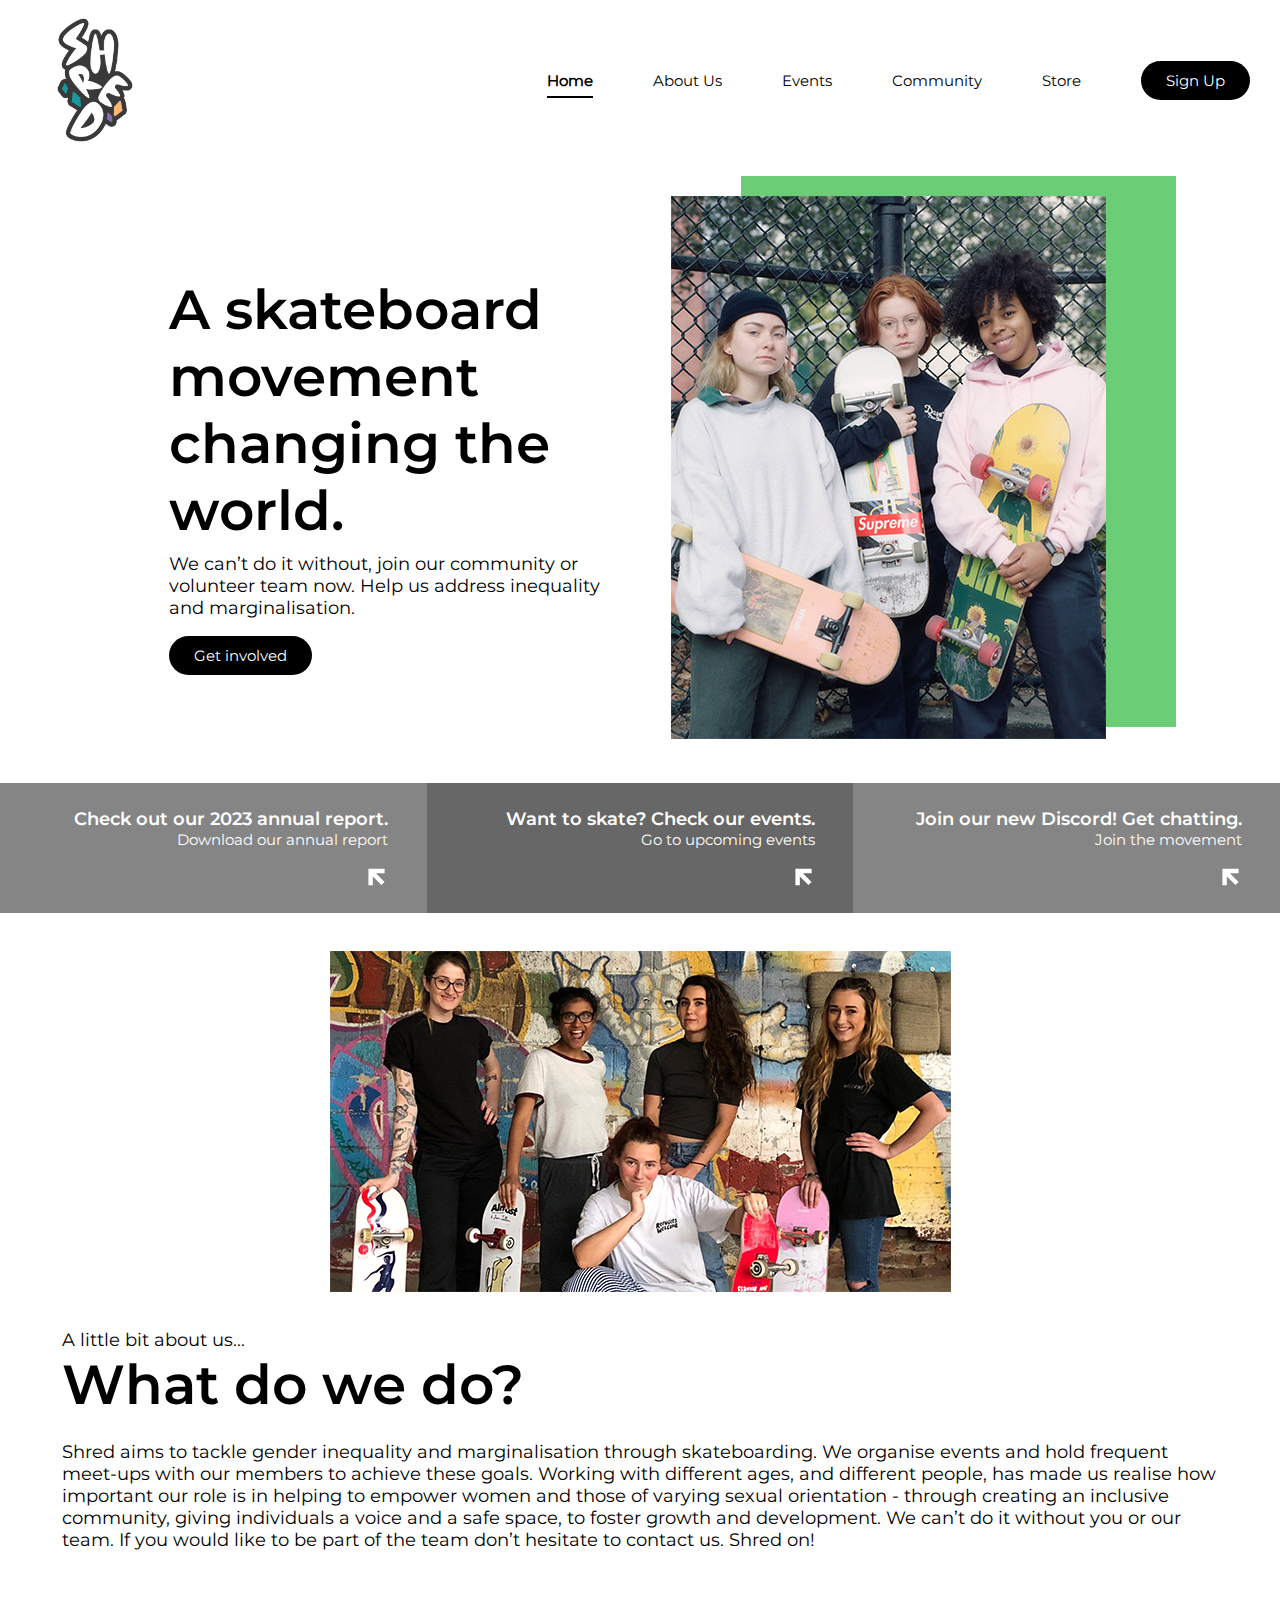
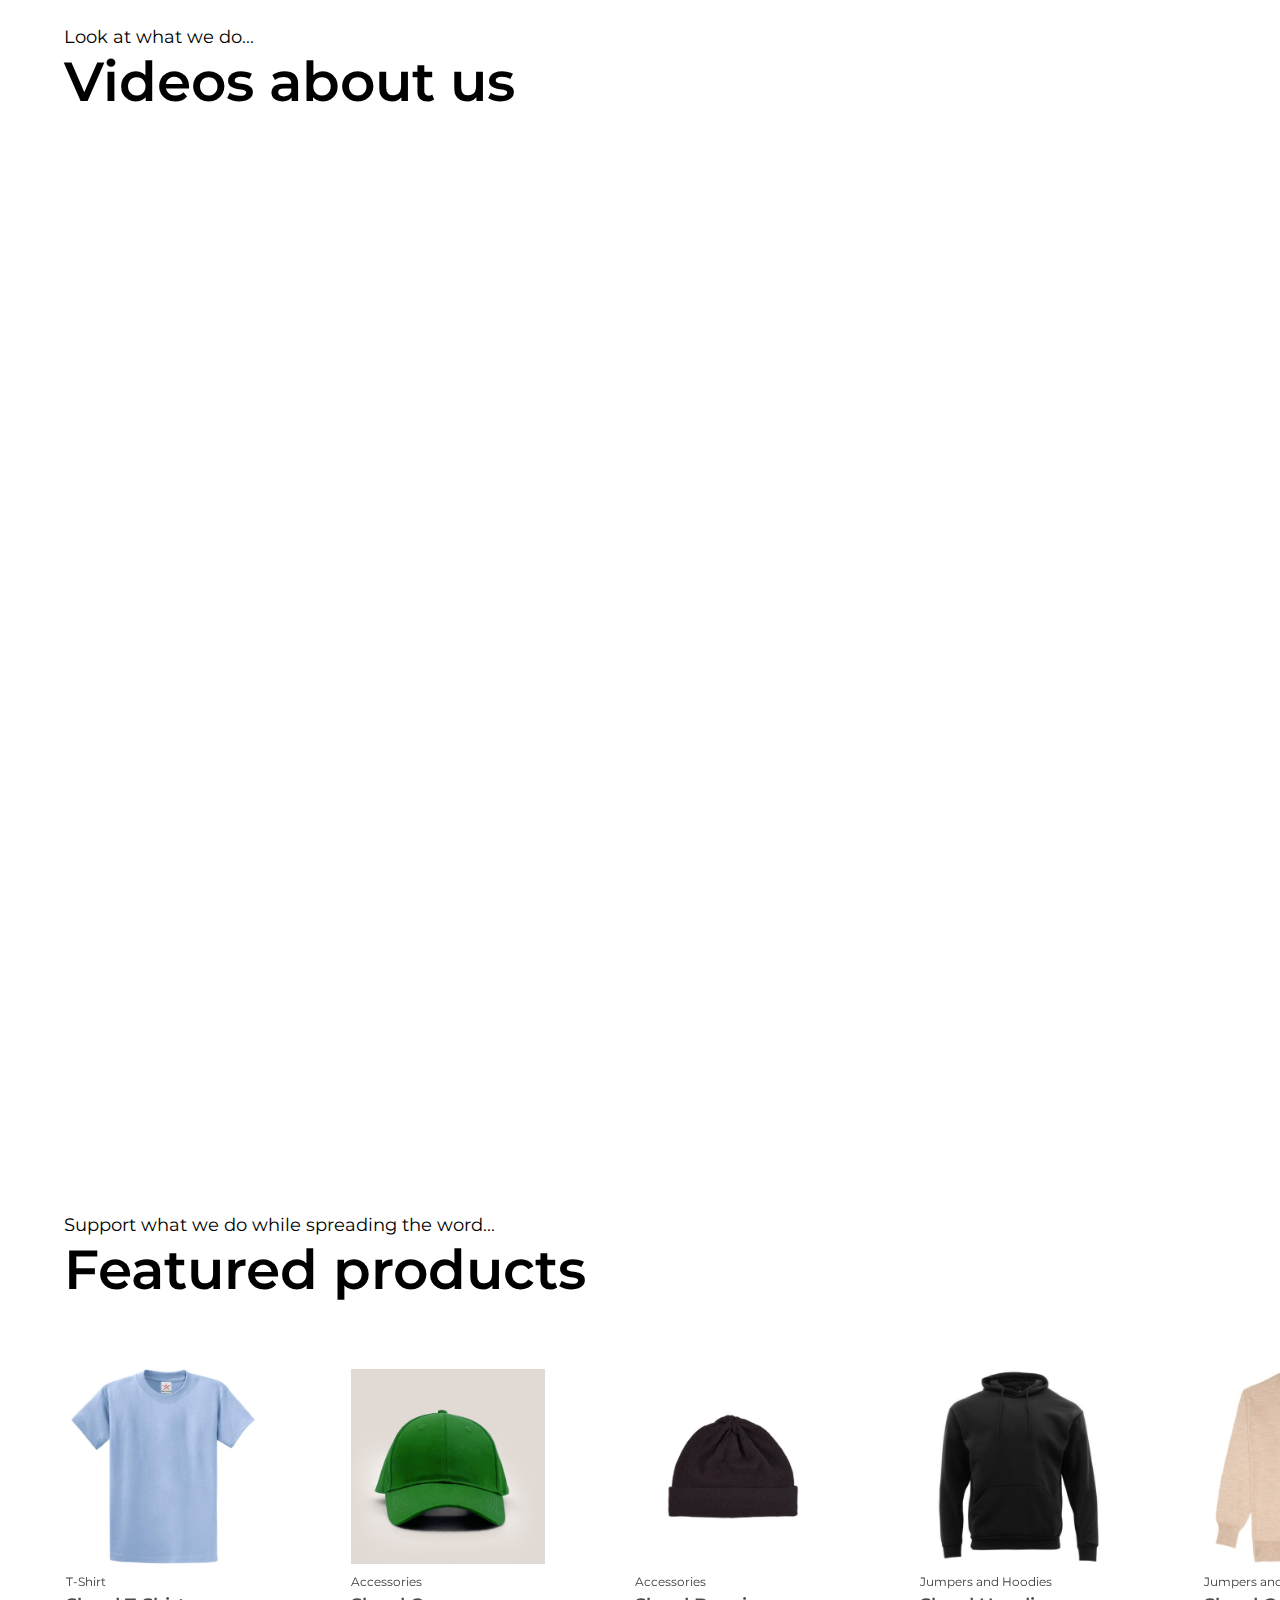
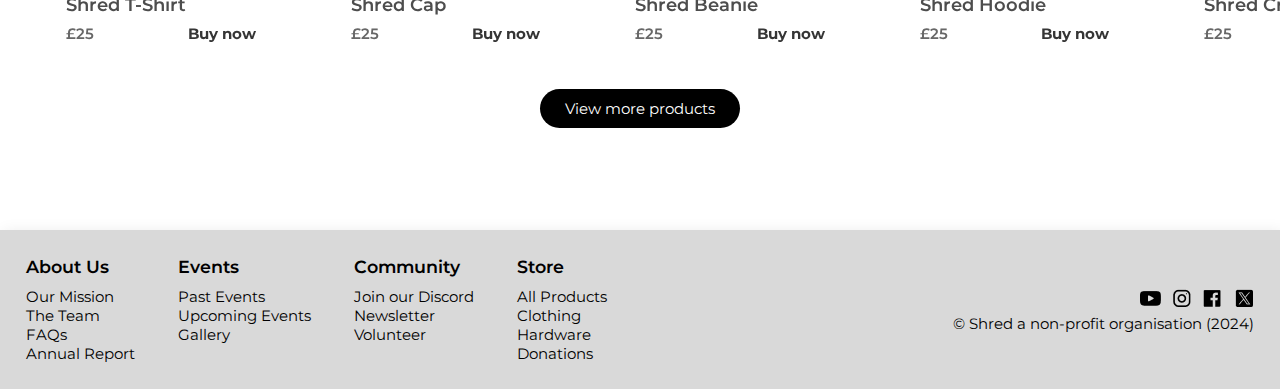
<file: index.html>
<!DOCTYPE html>
<html lang="en">

<head>
    <meta charset="UTF-8">
    <meta name="viewport" content="width=device-width, initial-scale=1.0">

    <link rel="stylesheet" type="text/css" href="glider.css">

    <link rel="stylesheet" type="text/css" href="homepage_style.css">

    

    <meta name="viewport" content="width=device-width, initial-scale=1">
    <title>Home</title>
</head>

<body>

    <nav>
        <ul class="nav_sidebar">
            <li onclick=hideSidebar()><a href="#"><svg xmlns="http://www.w3.org/2000/svg" height="26"
                        viewBox="0 -960 960 960" width="26">
                        <path
                            d="m256-200-56-56 224-224-224-224 56-56 224 224 224-224 56 56-224 224 224 224-56 56-224-224-224 224Z" />
                    </svg></a></li>
            <li><a class="active" href="homepage.html">Home</a></li>
            <li><a href="aboutus.html">About Us</a></li>
            <li><a href="events.html">Events</a></li>
            <li><a href="community.html">Community</a></li>
            <li><a href="store.html">Store</a></li>
            <li>
                <a href="signup.html"><button type="button" class="su_button">Sign Up</button></a>
            </li>
        </ul>

        <ul>
            <li class="shred_nav_logo"><img src="assets/Logo 2.png" alt="Shred Logo"></li>
            <li class="hideOnMobile"><a class="active" href="homepage.html">Home</a></li>
            <li class="hideOnMobile"><a href="aboutus.html">About Us</a></li>
            <li class="hideOnMobile"><a href="events.html">Events</a></li>
            <li class="hideOnMobile"><a href="community.html">Community</a></li>
            <li class="hideOnMobile"><a href="store.html">Store</a></li>
            <li class="hideOnMobile">
                <a href="signup.html"><button type="button" class="su_button">Sign Up</button></a>
            </li>
            <li class="mobile_Menu" onclick=showSidebar()><a href="#"><svg xmlns="http://www.w3.org/2000/svg"
                        height="26" viewBox="0 -960 960 960" width="26">
                        <path d="M120-240v-80h720v80H120Zm0-200v-80h720v80H120Zm0-200v-80h720v80H120Z" />
                    </svg></a></li>

        </ul>
    </nav>


    <div class="statement_container">
        <div class="statement_type">
            <h1>
                A skateboard movement changing the world.
            </h1>
            <p>
                We can’t do it without, join our community or volunteer team now.
                Help us address inequality and marginalisation.
            </p>

            <div>
                <a href="community.html"><button type="button" class="gi_button">Get involved</button></a>
            </div>

        </div>
        <div class="statement_img">
            <img src="assets/hp_img_1.png" alt="Shred Girl Skaters">
        </div>

    </div>

    <div class="banner_container">
        <div class="banner_left">
            <h2>
                Check out our 2023 annual report.
            </h2>

            <p>
                Download our annual report
            </p>

            <a href="aboutus.html"><img class="banner_arrow1" src="assets/arrow_white.svg" alt="Link arrow"></a>
        </div>

        <div class="banner_mid">
            <h2>
                Want to skate? Check our events.
            </h2>

            <p>
                Go to upcoming events
            </p>

            <a href="events.html"><img class="banner_arrow2" src="assets/arrow_white.svg" alt="Link arrow"></a>
        </div>

        <div class="banner_right">
            <h2>
                Join our new Discord! Get chatting.
            </h2>

            <p>
                Join the movement
            </p>

            <a href="community.html"><img class="banner_arrow3" src="assets/arrow_white.svg" alt="Link arrow"></a>
        </div>

    </div>

    <div class="wwd_container">
        <div class="wwd_img">
            <img src="assets/hp_img_2.png" alt="What we do image">
        </div>

        <div class="wwd_text">
            <p>
                A little bit about us...
            </p>
            <h2>
                What do we do?
            </h2>
            <p>
                Shred aims to tackle gender inequality and marginalisation through skateboarding. We organise events and
                hold frequent meet-ups with our members to achieve these goals. Working with different ages, and
                different people, has made us realise how important our role is in helping to empower women and those of
                varying sexual orientation - through creating an inclusive community, giving individuals a voice and a
                safe space, to foster growth and development.

                We can’t do it without you or our team. If you would like to be part of the team don’t hesitate to
                contact us. Shred on!
            </p>

        </div>

    </div>

    <div class="vau_text_container">
        <div class="vau_text">
            <p>
                Look at what we do...
            </p>
            <h2>
                Videos about us
            </h2>
        </div>
    </div>

    <div class="vau_img_container">
        <div class="vau_img">
            <iframe class="vau_vid" src="https://www.youtube.com/embed/LpR7Mp6sjY0"></iframe>
        </div>

        <div class="vau_img">
            <iframe class="vau_vid" src="https://www.youtube.com/embed/gMX5UzEGv1c"></iframe>
        </div>

        <div class="vau_img">
            <iframe class="vau_vid" src="https://www.youtube.com/embed/gdg8Ubt0vr4"></iframe>
        </div>


    </div>


    <div class="featp_text_container">
        <div class="featp_text">
            <p>
                Support what we do while spreading the word...
            </p>
            <h2>
                Featured products
            </h2>
        </div>
    </div>

    <div class="glider">

        <div class="product_card">
            <div class="product_img">
                <div class="fp_img">

                    <a href="#">
                        <img src="assets/T Shirt.png" class="fp_img_1" alt="Shred Tee">
                        <img src="assets/T Shirt.png" class="fp_img_2" alt="Shred Tee">
                    </a>

                </div>
            </div>

            <div class="product_text">
                <div class="cat_text">
                    <span>T-Shirt</span>
                </div>

                <a href="#" class="product_header">
                    Shred T-Shirt
                </a>

                <div class="product_cost">
                    <span class="product_price">
                        £25
                    </span>
                    <a href="#" class="buy_but">Buy now</a>

                </div>

            </div>
        </div>

        <div class="product_card">
            <div class="product_img">
                <div class="fp_img">

                    <a href="#">
                        <img src="assets/Hat.png" class="fp_img_1" alt="Shred Tee">
                        <img src="assets/Hat.png" class="fp_img_2" alt="Shred Tee">
                    </a>

                </div>
            </div>

            <div class="product_text">
                <div class="cat_text">
                    <span>Accessories</span>
                </div>

                <a href="#" class="product_header">
                    Shred Cap
                </a>

                <div class="product_cost">
                    <span class="product_price">
                        £25
                    </span>
                    <a href="#" class="buy_but">Buy now</a>

                </div>

            </div>
        </div>

        <div class="product_card">
            <div class="product_img">
                <div class="fp_img">

                    <a href="#">
                        <img src="assets/Beanie.png" class="fp_img_1" alt="Shred Tee">
                        <img src="assets/Beanie.png" class="fp_img_2" alt="Shred Tee">
                    </a>

                </div>
            </div>

            <div class="product_text">
                <div class="cat_text">
                    <span>Accessories</span>
                </div>

                <a href="#" class="product_header">
                    Shred Beanie
                </a>

                <div class="product_cost">
                    <span class="product_price">
                        £25
                    </span>
                    <a href="#" class="buy_but">Buy now</a>

                </div>

            </div>
        </div>

        <div class="product_card">
            <div class="product_img">
                <div class="fp_img">

                    <a href="#">
                        <img src="assets/Hoodie.png" class="fp_img_1" alt="Shred Tee">
                        <img src="assets/Hoodie.png" class="fp_img_2" alt="Shred Tee">
                    </a>

                </div>
            </div>

            <div class="product_text">
                <div class="cat_text">
                    <span>Jumpers and Hoodies</span>
                </div>

                <a href="#" class="product_header">
                    Shred Hoodie
                </a>

                <div class="product_cost">
                    <span class="product_price">
                        £25
                    </span>
                    <a href="#" class="buy_but">Buy now</a>

                </div>

            </div>
        </div>

        <div class="product_card">
            <div class="product_img">
                <div class="fp_img">

                    <a href="#">
                        <img src="assets/Sweat.png" class="fp_img_1" alt="Shred Tee">
                        <img src="assets/Sweat.png" class="fp_img_2" alt="Shred Tee">
                    </a>

                </div>
            </div>

            <div class="product_text">
                <div class="cat_text">
                    <span>Jumpers and Hoodies</span>
                </div>

                <a href="#" class="product_header">
                    Shred Crewneck
                </a>

                <div class="product_cost">
                    <span class="product_price">
                        £25
                    </span>
                    <a href="#" class="buy_but">Buy now</a>

                </div>

            </div>
        </div>

        <div class="product_card">
            <div class="product_img">
                <div class="fp_img">

                    <a href="#">
                        <img src="assets/Wax.png" class="fp_img_1" alt="Shred Tee">
                        <img src="assets/Wax.png" class="fp_img_2" alt="Shred Tee">
                    </a>

                </div>
            </div>

            <div class="product_text">
                <div class="cat_text">
                    <span>Hardware</span>
                </div>

                <a href="#" class="product_header">
                    Wax
                </a>

                <div class="product_cost">
                    <span class="product_price">
                        £25
                    </span>
                    <a href="#" class="buy_but">Buy now</a>

                </div>

            </div>
        </div>
    </div>


    <div class="more_button">
        <a href="store.html"><button type="button" class="seemore_but">View more products</button></a>
    </div>

    <div class="footer">
        <div class="foot_section">
            <div class="section title">
                <h3>About Us</h3>
            </div>

            <ul class="links">
                <a href="" class="links"><li>Our Mission</li></a>
                <a href="" class="links"><li>The Team</li></a>
                <a href="" class="links"><li>FAQs</li></a>
                <a href="" class="links"><li>Annual Report</li></a>
            </ul>
        </div>

        <div class="foot_section">
            <div class="section title">
                <h3>Events</h3>
            </div>

            <ul class="links">
                <a href="" class="links"><li>Past Events</li></a>
                <a href="" class="links"><li>Upcoming Events</li></a>
                <a href="" class="links"><li>Gallery</li></a>
            </ul>
        </div>

        <div class="foot_section">
            <div class="section title">
                <h3>Community</h3>
            </div>

            <ul class="links">
                <a href="" class="links"><li>Join our Discord</li></a>
                <a href="" class="links"><li>Newsletter</li></a>
                <a href="" class="links"><li>Volunteer</li></a>
            </ul>
        </div>

        <div class="foot_section">
            <div class="section title">
                <h3>Store</h3>
            </div>

            <ul class="links">
                <a href="" class="links"><li>All Products</li></a>
                <a href="" class="links"><li>Clothing</li></a>
                <a href="" class="links"><li>Hardware</li></a>
                <a href="" class="links"><li>Donations</li></a>
            </ul>
        </div>

        <div class="right_foot_section">
            <div class="social_links">
                <a href=""><img src="assets/youtube.png" alt=""></a>
                <a href=""><img src="assets/instagram.png" alt=""></a>
                <a href=""><img src="assets/facebook.png" alt=""></a>
                <a href=""><img src="assets/twitter.png" alt=""></a>
            </div>

            <div class="disclaimer">
                <p>© Shred a non-profit organisation (2024) </p>
            </div>
        </div>
    

    </div>



    <script src="glider.js"></script>

    <script>
        new Glider(document.querySelector('.glider'), {
            slidesToScroll: 1,
            slidesToShow: 4.5,
            draggable: true,
            dots: '.dots',
            arrows: {
                prev: '.glider-prev',
                next: '.glider-next'
            }
        });
    </script>


    <script>
        function showSidebar() {
            const nav_sidebar = document.querySelector('.nav_sidebar')
            nav_sidebar.style.display = 'flex'
        }

        function hideSidebar() {
            const nav_sidebar = document.querySelector('.nav_sidebar')
            nav_sidebar.style.display = 'none'
        }
    </script>

</body>

</html>
</file>
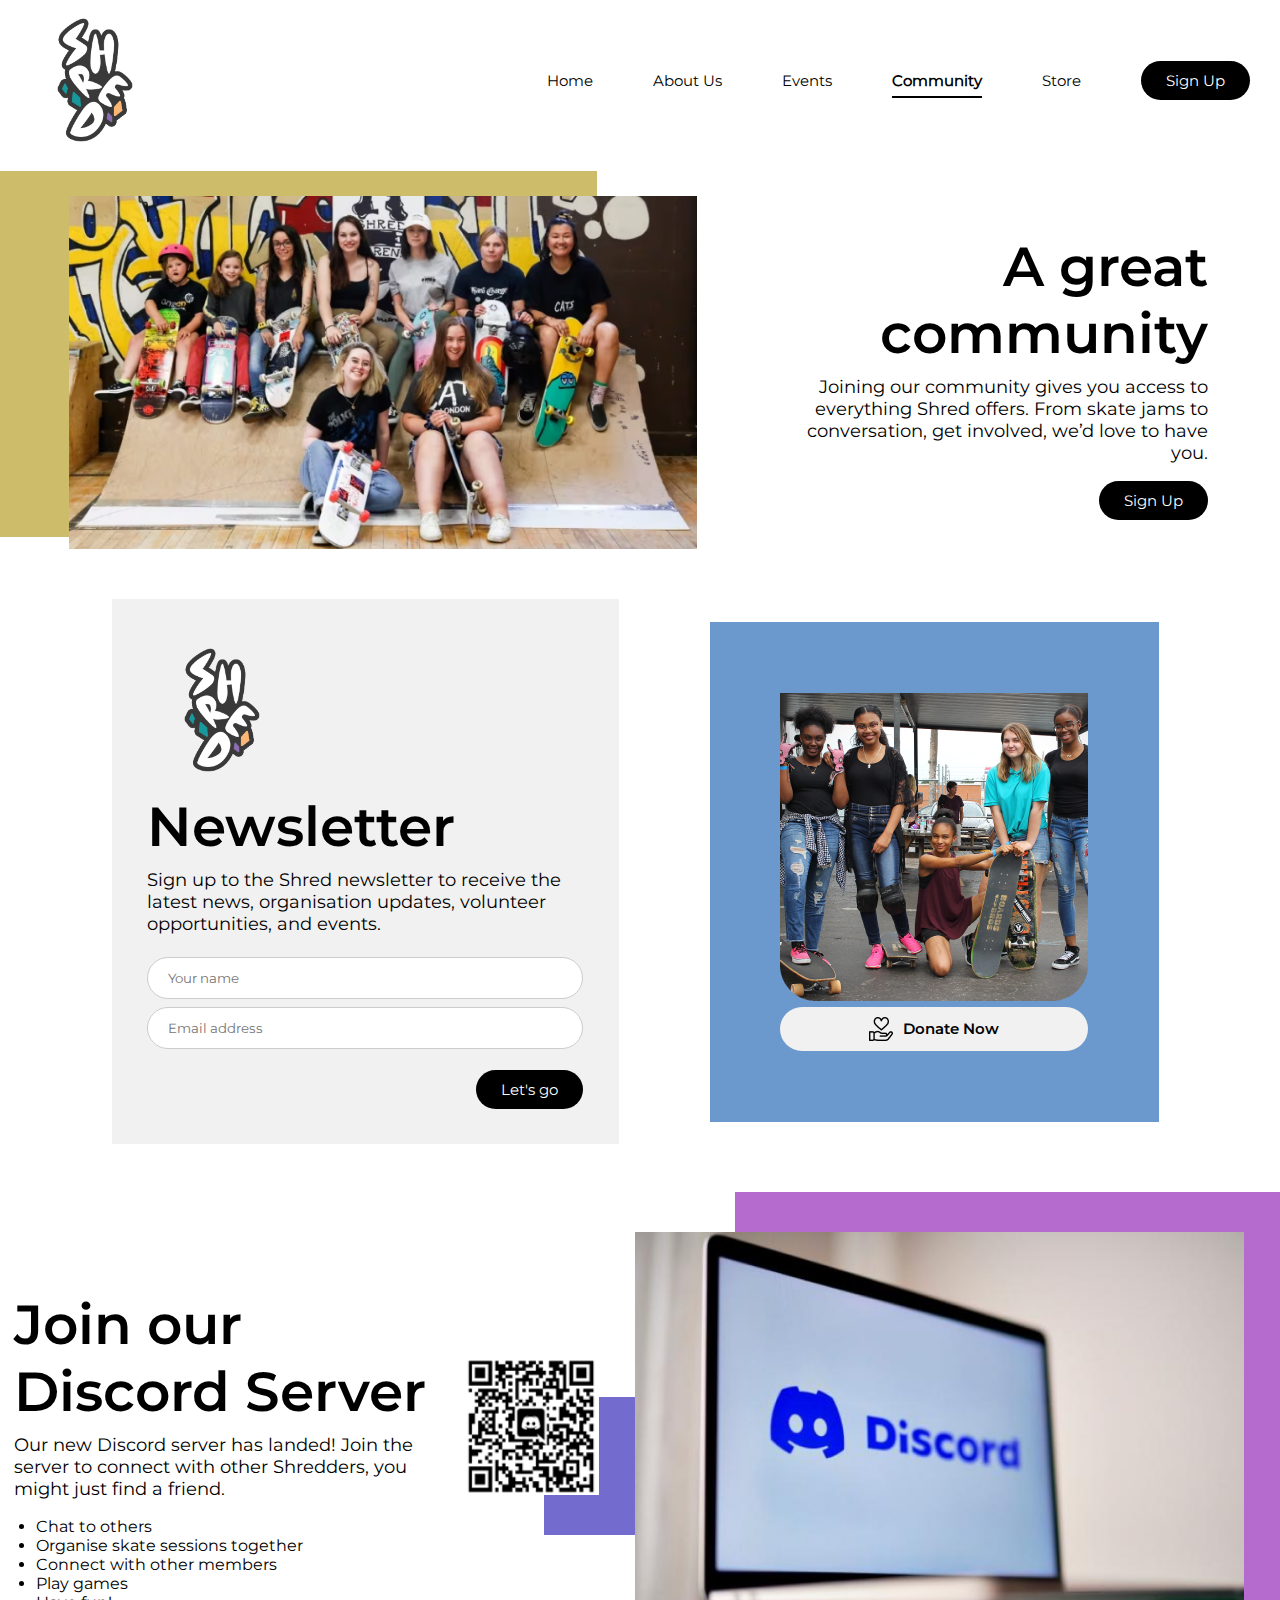
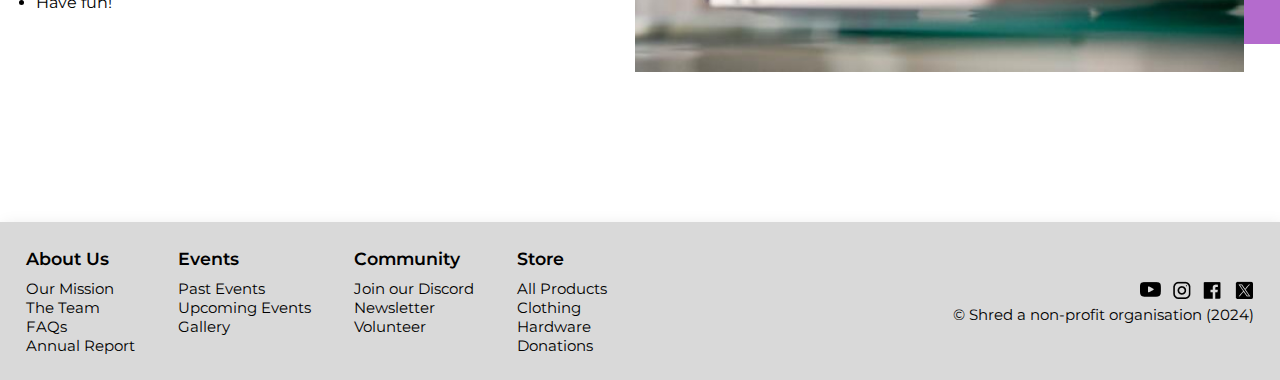
<file: community.html>
<!DOCTYPE html>
<html lang="en">
<head>
    <meta charset="UTF-8">
    <meta name="viewport" content="width=device-width, initial-scale=1.0">
    <link rel="stylesheet" type="text/css" href="community_style.css">
    <meta name="viewport" content="width=device-width, initial-scale=1">
    <title>Community</title>
</head>
<body>

    <nav>
        <ul class="nav_sidebar">
            <li onclick=hideSidebar() ><a href="#"><svg xmlns="http://www.w3.org/2000/svg" height="26" viewBox="0 -960 960 960" width="26"><path d="m256-200-56-56 224-224-224-224 56-56 224 224 224-224 56 56-224 224 224 224-56 56-224-224-224 224Z"/></svg></a></li>
            <li><a href="index.html">Home</a></li>
            <li><a href="aboutus.html">About Us</a></li>
            <li><a href="events.html">Events</a></li>
            <li><a class="active" href="community.html">Community</a></li>
            <li><a href="store.html">Store</a></li>
            <li>
                <a href="signup.html"><button type="button" class="su_button">Sign Up</button></a>
            </li>
        </ul>

        <ul>
            <li class="shred_nav_logo"><img src="assets/Logo 2.png" alt="Shred Logo"></li>
            <li class="hideOnMobile"><a href="index.html">Home</a></li>
            <li class="hideOnMobile"><a href="aboutus.html">About Us</a></li>
            <li class="hideOnMobile"><a href="events.html">Events</a></li>
            <li class="hideOnMobile"><a class="active" href="community.html">Community</a></li>
            <li class="hideOnMobile"><a href="store.html">Store</a></li>
            <li class="hideOnMobile">
                <a href="signup.html"><button type="button" class="su_button">Sign Up</button></a>
            </li>
            <li class="mobile_Menu" onclick=showSidebar()><a href="#"><svg xmlns="http://www.w3.org/2000/svg" height="26" viewBox="0 -960 960 960" width="26"><path d="M120-240v-80h720v80H120Zm0-200v-80h720v80H120Zm0-200v-80h720v80H120Z"/></svg></a></li>
            
        </ul>
    </nav>



    <div class="com1_container">
        
        <div class="com1_img">
            <img src="assets/com_img_1.png" alt="Shred Girl Skaters">
        </div>

        <div class="com1_type">
            <h1>
                A great community
            </h1>
            <p>
                Joining our community gives you access to everything Shred offers. From skate jams to conversation, get involved, we’d love to have you.
            </p>

            <div>
                <a href="community.html"><button type="button" class="git_button">Sign Up</button></a>
            </div>

        </div>

    </div>

    <div class="com2_container">

        <div class="com2_type">

            <img class="form_logo" src="assets/Logo 2.png" alt="form logo">

            <h1>
                Newsletter
            </h1>
            <p>
                Sign up to the Shred newsletter to receive the latest news, organisation updates, volunteer opportunities, and events. 
            </p>

            <form>
                <input class="name_field" type="text" placeholder="Your name"> <br>
                <input class="email_field" type="text" placeholder="Email address"><br>
                <input class="submit_news_but" type="submit" value="Let's go">
            </form>
            

        </div>
        
        <div class="com2_img">
            <img src="assets/com_img_2.png" alt="Shred Girl Skaters">
            <button type="button" class="dn_button">
                <img src="assets/donate.png" alt="Donate icon">
                Donate Now
            </button>
        </div>


    </div>


    <div class="com3_container">

        <div class="com3_type">
            <h1>
                Join our Discord Server
            </h1>
            <p> 
                Our new Discord server has landed! Join the server to connect with other Shredders, you might just find a friend.
            </p>

            <div class="disc_list">
                <ul>
                    <li>Chat to others</li>
                    <li>Organise skate sessions together</li>
                    <li>Connect with other members</li>
                    <li>Play games</li>
                    <li>Have fun!</li>
                </ul>
            </div>

        </div>

        <div class="com3_qr">
            <img class="qr_code" src="assets/com_img_4.png" alt="QR Code">
        </div>
        
        <div class="com3_img">
            <img src="assets/com_img_3.png" alt="Shred Girl Skaters">
        </div>


    </div>

    <div class="footer">
        <div class="foot_section">
            <div class="section title">
                <h3>About Us</h3>
            </div>

            <ul class="links">
                <a href="" class="links"><li>Our Mission</li></a>
                <a href="" class="links"><li>The Team</li></a>
                <a href="" class="links"><li>FAQs</li></a>
                <a href="" class="links"><li>Annual Report</li></a>
            </ul>
        </div>

        <div class="foot_section">
            <div class="section title">
                <h3>Events</h3>
            </div>

            <ul class="links">
                <a href="" class="links"><li>Past Events</li></a>
                <a href="" class="links"><li>Upcoming Events</li></a>
                <a href="" class="links"><li>Gallery</li></a>
            </ul>
        </div>

        <div class="foot_section">
            <div class="section title">
                <h3>Community</h3>
            </div>

            <ul class="links">
                <a href="" class="links"><li>Join our Discord</li></a>
                <a href="" class="links"><li>Newsletter</li></a>
                <a href="" class="links"><li>Volunteer</li></a>
            </ul>
        </div>

        <div class="foot_section">
            <div class="section title">
                <h3>Store</h3>
            </div>

            <ul class="links">
                <a href="" class="links"><li>All Products</li></a>
                <a href="" class="links"><li>Clothing</li></a>
                <a href="" class="links"><li>Hardware</li></a>
                <a href="" class="links"><li>Donations</li></a>
            </ul>
        </div>

        <div class="right_foot_section">
            <div class="social_links">
                <a href=""><img src="assets/youtube.png" alt=""></a>
                <a href=""><img src="assets/instagram.png" alt=""></a>
                <a href=""><img src="assets/facebook.png" alt=""></a>
                <a href=""><img src="assets/twitter.png" alt=""></a>
            </div>

            <div class="disclaimer">
                <p>© Shred a non-profit organisation (2024) </p>
            </div>
        </div>


























    
    <script>
        function showSidebar(){
            const nav_sidebar = document.querySelector('.nav_sidebar')
            nav_sidebar.style.display = 'flex'
        }

        function hideSidebar() {
            const nav_sidebar = document.querySelector('.nav_sidebar')
            nav_sidebar.style.display = 'none'
        }
    </script>
        
    

    
</body>
</html>
</file>
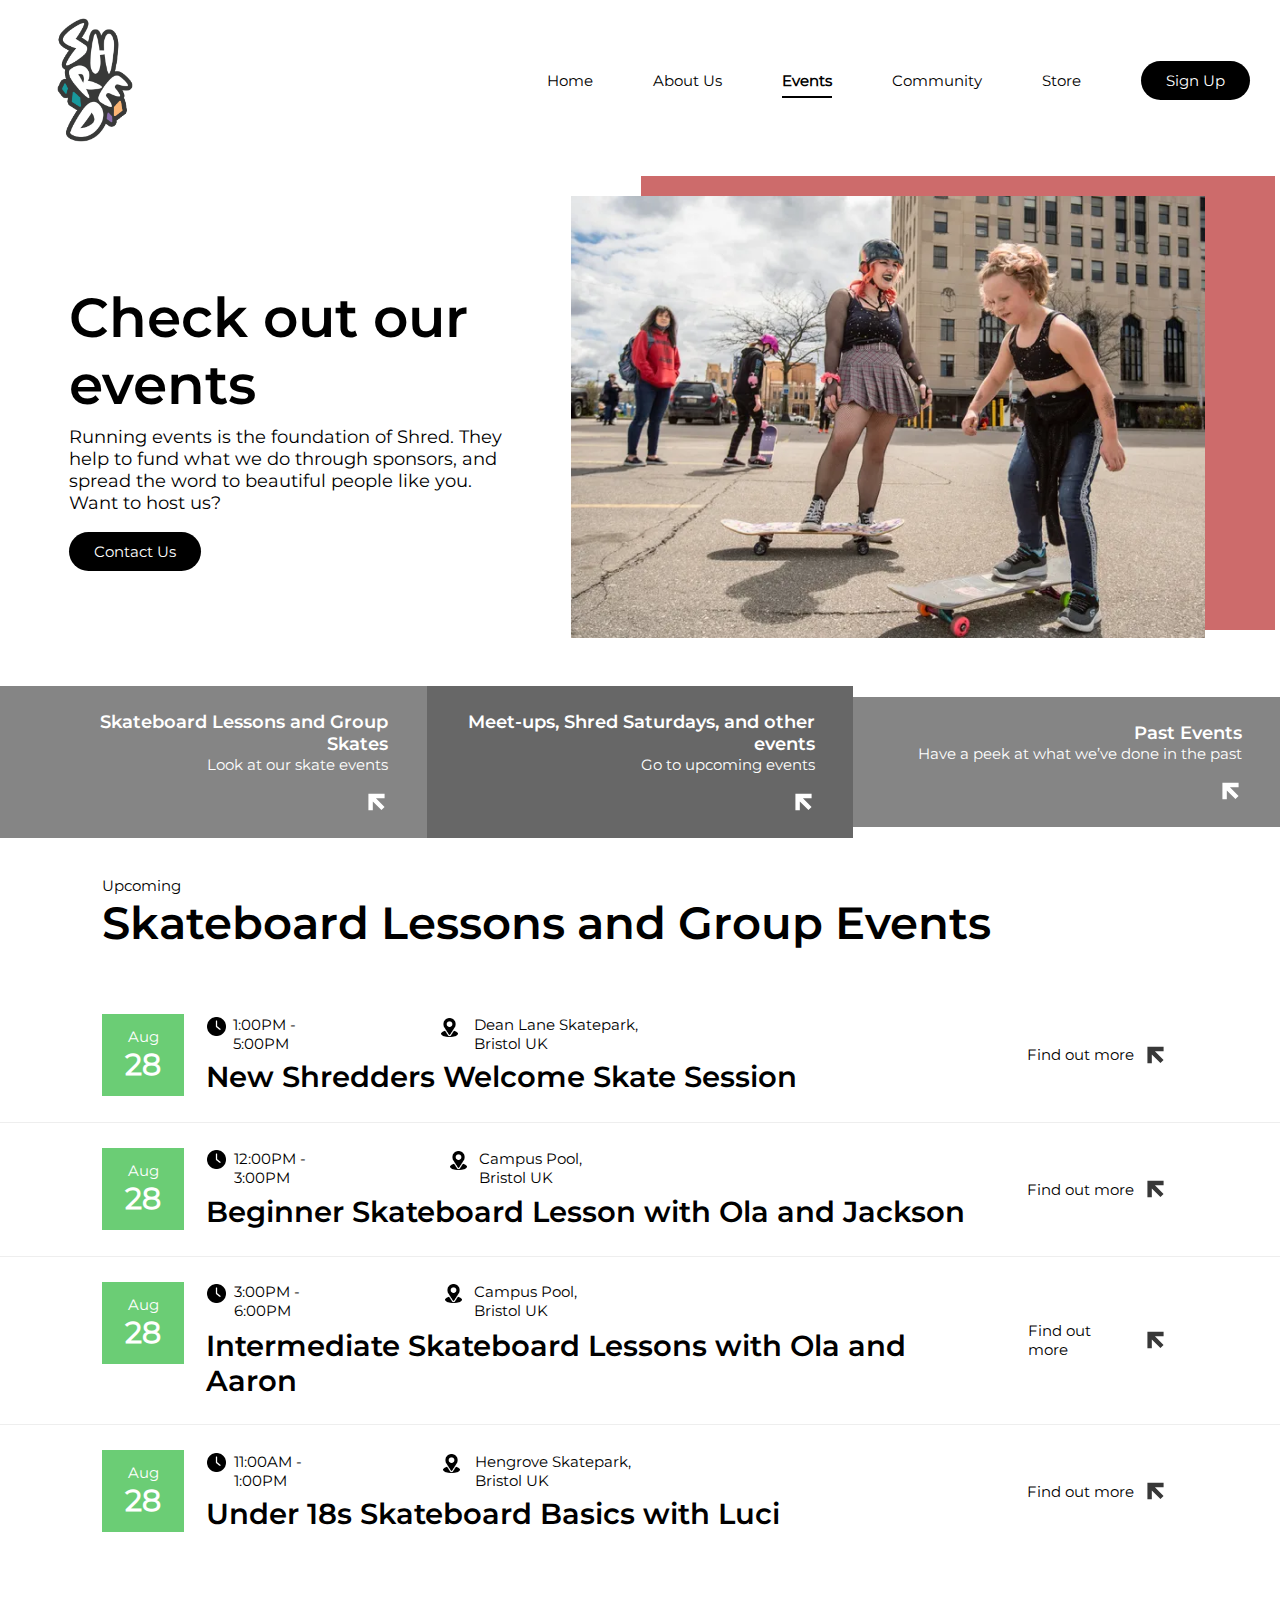
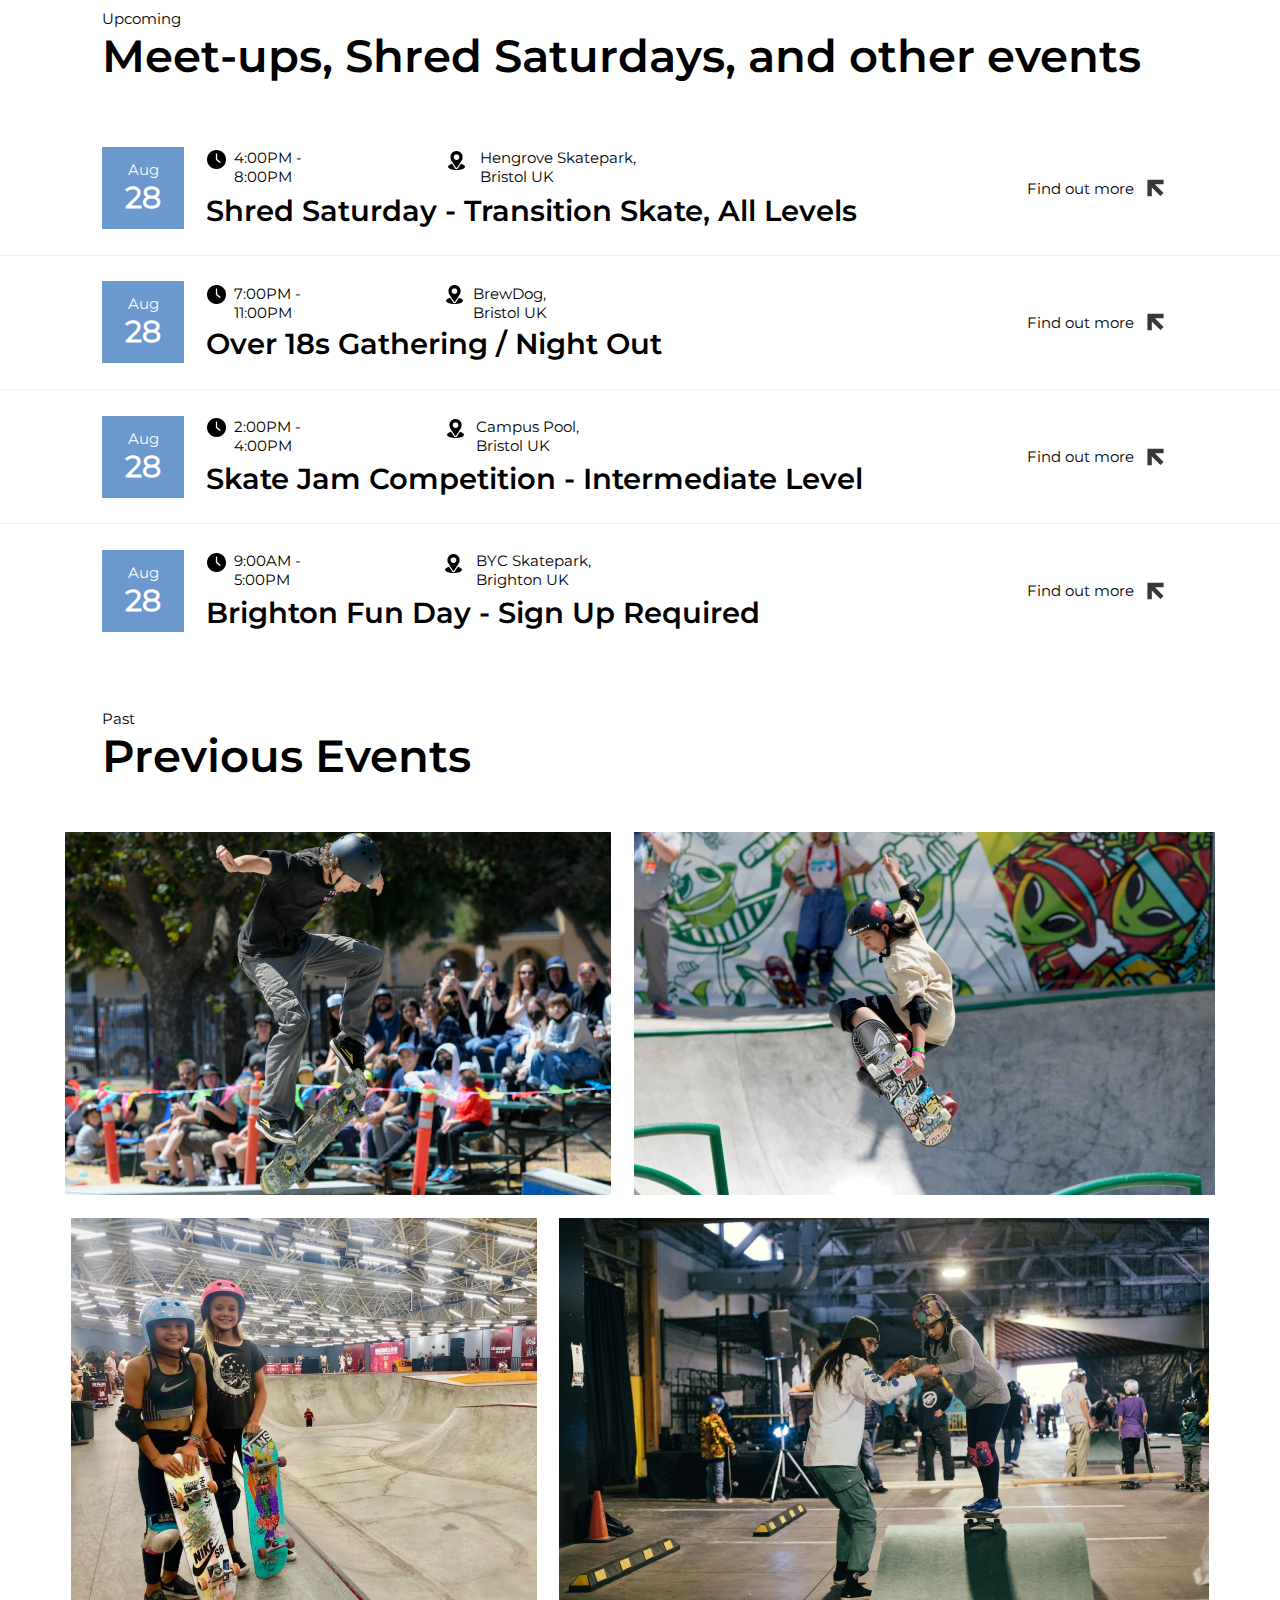
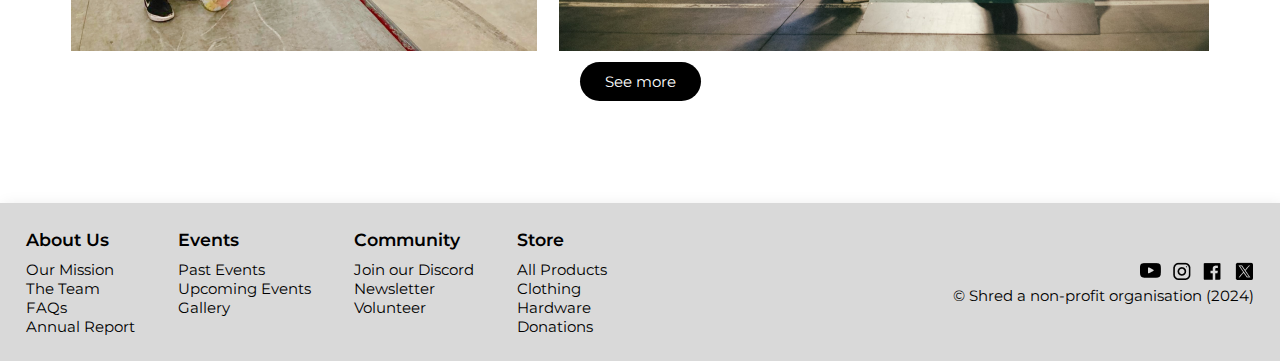
<file: events.html>
<!DOCTYPE html>
<html lang="en">

<head>
    <meta charset="UTF-8">
    <meta name="viewport" content="width=device-width, initial-scale=1.0">
    <link rel="stylesheet" type="text/css" href="events_style.css">
    <meta name="viewport" content="width=device-width, initial-scale=1">
    <title>Events</title>
</head>

<body>

    <nav>
        <ul class="nav_sidebar">
            <li onclick=hideSidebar()><a href="#"><svg xmlns="http://www.w3.org/2000/svg" height="26"
                        viewBox="0 -960 960 960" width="26">
                        <path
                            d="m256-200-56-56 224-224-224-224 56-56 224 224 224-224 56 56-224 224 224 224-56 56-224-224-224 224Z" />
                    </svg></a></li>
            <li><a href="index.html">Home</a></li>
            <li><a href="aboutus.html">About Us</a></li>
            <li><a class="active" href="events.html">Events</a></li>
            <li><a href="community.html">Community</a></li>
            <li><a href="store.html">Store</a></li>
            <li>
                <a href="signup.html"><button type="button" class="su_button">Sign Up</button></a>
            </li>
        </ul>

        <ul>
            <li class="shred_nav_logo"><img src="assets/Logo 2.png" alt="Shred Logo"></li>
            <li class="hideOnMobile"><a href="index.html">Home</a></li>
            <li class="hideOnMobile"><a href="aboutus.html">About Us</a></li>
            <li class="hideOnMobile"><a class="active" href="events.html">Events</a></li>
            <li class="hideOnMobile"><a href="community.html">Community</a></li>
            <li class="hideOnMobile"><a href="store.html">Store</a></li>
            <li class="hideOnMobile">
                <a href="signup.html"><button type="button" class="su_button">Sign Up</button></a>
            </li>
            <li class="mobile_Menu" onclick=showSidebar()><a href="#"><svg xmlns="http://www.w3.org/2000/svg"
                        height="26" viewBox="0 -960 960 960" width="26">
                        <path d="M120-240v-80h720v80H120Zm0-200v-80h720v80H120Zm0-200v-80h720v80H120Z" />
                    </svg></a></li>

        </ul>
    </nav>



    <div class="statement_container">
        <div class="statement_type">
            <h1>
                Check out our events
            </h1>
            <p>
                Running events is the foundation of Shred. They help to fund what we do through sponsors, and spread the
                word to beautiful people like you. Want to host us?
            </p>

            <div>
                <a href="community.html"><button type="button" class="gi_button">Contact Us</button></a>
            </div>

        </div>
        <div class="statement_img">
            <img src="assets/eve_img_1.png" alt="Shred Girl Skaters">
        </div>

    </div>

    <div class="banner_container">
        <div class="banner_left">
            <h2>
                Skateboard Lessons and Group Skates
            </h2>

            <p>
                Look at our skate events
            </p>

            <a href="aboutus.html"><img class="banner_arrow1" src="assets/arrow_white.svg" alt="Link arrow"></a>
        </div>

        <div class="banner_mid">
            <h2>
                Meet-ups, Shred Saturdays, and other events
            </h2>

            <p>
                Go to upcoming events
            </p>

            <a href="events.html"><img class="banner_arrow2" src="assets/arrow_white.svg" alt="Link arrow"></a>
        </div>

        <div class="banner_right">
            <h2>
                Past Events
            </h2>

            <p>
                Have a peek at what we’ve done in the past
            </p>

            <a href="community.html"><img class="banner_arrow3" src="assets/arrow_white.svg" alt="Link arrow"></a>
        </div>

    </div>


    <div class="title1">
        <p>
            Upcoming
        </p>
        <h1>
            Skateboard Lessons and Group Events
        </h1>
    </div>


    <div class="events_container">
        <div class="side-box1">
            <p>Aug</p>
            <h1>28</h1>
        </div>
        <div class="row">
            <div class="box">
                <div class="time">
                    <img src="assets/time.png" class="time_icon" alt="">
                    <p>1:00PM - 5:00PM</p>
                </div>

                <div class="location">
                    <img src="assets/location.png" class="location_icon" alt="">
                    <p>Dean Lane Skatepark, Bristol UK</p>
                </div>
            </div>
            <div class="box">
                <h1>
                    New Shredders Welcome Skate Session
                </h1>
            </div>
        </div>
        <div class="side-box2">
            <p>Find out more</p>
            <a href="events.html"><img class="event_arrow1" src="assets/arrow_grey.svg" alt="Link arrow"></a>
        </div>

    </div>

    <div class="divider">
        <p><br></p>
    </div>

    <div class="events_container">
        <div class="side-box1">
            <p>Aug</p>
            <h1>28</h1>
        </div>
        <div class="row">
            <div class="box">
                <div class="time">
                    <img src="assets/time.png" class="time_icon" alt="">
                    <p>12:00PM - 3:00PM</p>
                </div>

                <div class="location">
                    <img src="assets/location.png" class="location_icon" alt="">
                    <p>Campus Pool, Bristol UK</p>
                </div>
            </div>
            <div class="box">
                <h1>
                    Beginner Skateboard Lesson with Ola and Jackson
                </h1>
            </div>
        </div>
        <div class="side-box2">
            <p>Find out more</p>
            <a href="events.html"><img class="event_arrow1" src="assets/arrow_grey.svg" alt="Link arrow"></a>
        </div>

    </div>


    <div class="divider">
        <p><br></p>
    </div>


    <div class="events_container">
        <div class="side-box1">
            <p>Aug</p>
            <h1>28</h1>
        </div>
        <div class="row">
            <div class="box">
                <div class="time">
                    <img src="assets/time.png" class="time_icon" alt="">
                    <p>3:00PM - 6:00PM</p>
                </div>

                <div class="location">
                    <img src="assets/location.png" class="location_icon" alt="">
                    <p>Campus Pool, Bristol UK</p>
                </div>
            </div>
            <div class="box">
                <h1>
                    Intermediate Skateboard Lessons with Ola and Aaron
                </h1>
            </div>
        </div>
        <div class="side-box2">
            <p>Find out more</p>
            <a href="events.html"><img class="event_arrow1" src="assets/arrow_grey.svg" alt="Link arrow"></a>
        </div>


    </div>



    <div class="divider">
        <p><br></p>
    </div>

    <div class="events_container">
        <div class="side-box1">
            <p>Aug</p>
            <h1>28</h1>
        </div>
        <div class="row">
            <div class="box">
                <div class="time">
                    <img src="assets/time.png" class="time_icon" alt="">
                    <p>11:00AM - 1:00PM</p>
                </div>

                <div class="location">
                    <img src="assets/location.png" class="location_icon" alt="">
                    <p>Hengrove Skatepark, Bristol UK</p>
                </div>
            </div>
            <div class="box">
                <h1>
                    Under 18s Skateboard Basics with Luci
                </h1>
            </div>
        </div>
        <div class="side-box2">
            <p>Find out more</p>
            <a href="events.html"><img class="event_arrow1" src="assets/arrow_grey.svg" alt="Link arrow"></a>
        </div>

    </div>


    <div class="title2">
        <p>
            Upcoming
        </p>
        <h1>
            Meet-ups, Shred Saturdays, and other events
        </h1>
    </div>


    <div class="events_container">
        <div class="side-box1-1">
            <p>Aug</p>
            <h1>28</h1>
        </div>
        <div class="row">
            <div class="box">
                <div class="time">
                    <img src="assets/time.png" class="time_icon" alt="">
                    <p>4:00PM - 8:00PM</p>
                </div>

                <div class="location">
                    <img src="assets/location.png" class="location_icon" alt="">
                    <p>Hengrove Skatepark, Bristol UK</p>
                </div>
            </div>
            <div class="box">
                <h1>
                    Shred Saturday - Transition Skate, All Levels
                </h1>
            </div>
        </div>
        <div class="side-box2">
            <p>Find out more</p>
            <a href="events.html"><img class="event_arrow1" src="assets/arrow_grey.svg" alt="Link arrow"></a>
        </div>

    </div>

    <div class="divider">
        <p><br></p>
    </div>

    <div class="events_container">
        <div class="side-box1-1">
            <p>Aug</p>
            <h1>28</h1>
        </div>
        <div class="row">
            <div class="box">
                <div class="time">
                    <img src="assets/time.png" class="time_icon" alt="">
                    <p>7:00PM - 11:00PM</p>
                </div>

                <div class="location">
                    <img src="assets/location.png" class="location_icon" alt="">
                    <p>BrewDog, Bristol UK</p>
                </div>
            </div>
            <div class="box">
                <h1>
                    Over 18s Gathering / Night Out                
                </h1>
            </div>
        </div>
        <div class="side-box2">
            <p>Find out more</p>
            <a href="events.html"><img class="event_arrow1" src="assets/arrow_grey.svg" alt="Link arrow"></a>
        </div>

    </div>


    <div class="divider">
        <p><br></p>
    </div>


    <div class="events_container">
        <div class="side-box1-1">
            <p>Aug</p>
            <h1>28</h1>
        </div>
        <div class="row">
            <div class="box">
                <div class="time">
                    <img src="assets/time.png" class="time_icon" alt="">
                    <p>2:00PM - 4:00PM</p>
                </div>

                <div class="location">
                    <img src="assets/location.png" class="location_icon" alt="">
                    <p>Campus Pool, Bristol UK</p>
                </div>
            </div>
            <div class="box">
                <h1>
                    Skate Jam Competition - Intermediate Level                
                </h1>
            </div>
        </div>
        <div class="side-box2">
            <p>Find out more</p>
            <a href="events.html"><img class="event_arrow1" src="assets/arrow_grey.svg" alt="Link arrow"></a>
        </div>


    </div>



    <div class="divider">
        <p><br></p>
    </div>

    <div class="events_container">
        <div class="side-box1-1">
            <p>Aug</p>
            <h1>28</h1>
        </div>
        <div class="row">
            <div class="box">
                <div class="time">
                    <img src="assets/time.png" class="time_icon" alt="">
                    <p>9:00AM - 5:00PM</p>
                </div>

                <div class="location">
                    <img src="assets/location.png" class="location_icon" alt="">
                    <p>BYC Skatepark, Brighton UK</p>
                </div>
            </div>
            <div class="box">
                <h1>
                    Brighton Fun Day - Sign Up Required 
                </h1>
            </div>
        </div>
        <div class="side-box2">
            <p>Find out more</p>
            <a href="events.html"><img class="event_arrow1" src="assets/arrow_grey.svg" alt="Link arrow"></a>
        </div>

    </div>



    <div class="title3">
        <p>
            Past
        </p>
        <h1>
            Previous Events
        </h1>
    </div>



    <div class="eve_gal">
        <div class="img_row">
            <img src="assets/image 15.png" alt="">
            <img src="assets/image 16.png" alt="">
            
        </div>

        <div class="img_row">
            <img src="assets/image 17.png" alt="">
            <img src="assets/image 18.png" alt="">
        </div>

        <div class="img_row_hidden">
            <img src="assets/image 19.png" alt="">
            <img src="assets/image 20.png" alt="">
        </div>

        <div class="img_row_hidden">
            <img src="assets/image 21.png" alt="">
            <img src="assets/image 22.png" alt="">
        </div>

        <div class="sm_but">
            <button type="button" id="sm_button" onclick=showImages() class="sm_button">See more</button>
        </div>
    </div>

    

    <div class="footer">
        <div class="foot_section">
            <div class="section title">
                <h3>About Us</h3>
            </div>

            <ul class="links">
                <a href="" class="links"><li>Our Mission</li></a>
                <a href="" class="links"><li>The Team</li></a>
                <a href="" class="links"><li>FAQs</li></a>
                <a href="" class="links"><li>Annual Report</li></a>
            </ul>
        </div>

        <div class="foot_section">
            <div class="section title">
                <h3>Events</h3>
            </div>

            <ul class="links">
                <a href="" class="links"><li>Past Events</li></a>
                <a href="" class="links"><li>Upcoming Events</li></a>
                <a href="" class="links"><li>Gallery</li></a>
            </ul>
        </div>

        <div class="foot_section">
            <div class="section title">
                <h3>Community</h3>
            </div>

            <ul class="links">
                <a href="" class="links"><li>Join our Discord</li></a>
                <a href="" class="links"><li>Newsletter</li></a>
                <a href="" class="links"><li>Volunteer</li></a>
            </ul>
        </div>

        <div class="foot_section">
            <div class="section title">
                <h3>Store</h3>
            </div>

            <ul class="links">
                <a href="" class="links"><li>All Products</li></a>
                <a href="" class="links"><li>Clothing</li></a>
                <a href="" class="links"><li>Hardware</li></a>
                <a href="" class="links"><li>Donations</li></a>
            </ul>
        </div>

        <div class="right_foot_section">
            <div class="social_links">
                <a href=""><img src="assets/youtube.png" alt=""></a>
                <a href=""><img src="assets/instagram.png" alt=""></a>
                <a href=""><img src="assets/facebook.png" alt=""></a>
                <a href=""><img src="assets/twitter.png" alt=""></a>
            </div>

            <div class="disclaimer">
                <p>© Shred a non-profit organisation (2024) </p>
            </div>
        </div>



    <script>
        function showSidebar() {
            const nav_sidebar = document.querySelector('.nav_sidebar')
            nav_sidebar.style.display = 'flex'
        }

        function hideSidebar() {
            const nav_sidebar = document.querySelector('.nav_sidebar')
            nav_sidebar.style.display = 'none'
        }

        function showImages() {
            const img_row_hidden = document.querySelector('.img_row_hidden')
            var btn = document.getElementById('sm_button')

            if (img_row_hidden.style.display === 'none') {
                img_row_hidden.style.display = 'flex'
                btn.innerHTML = 'See less'
            } else {
                img_row_hidden.style.display = 'none'
                btn.innerHTML = 'See more'
            } 
            
        }




    </script>




</body>

</html>
</file>
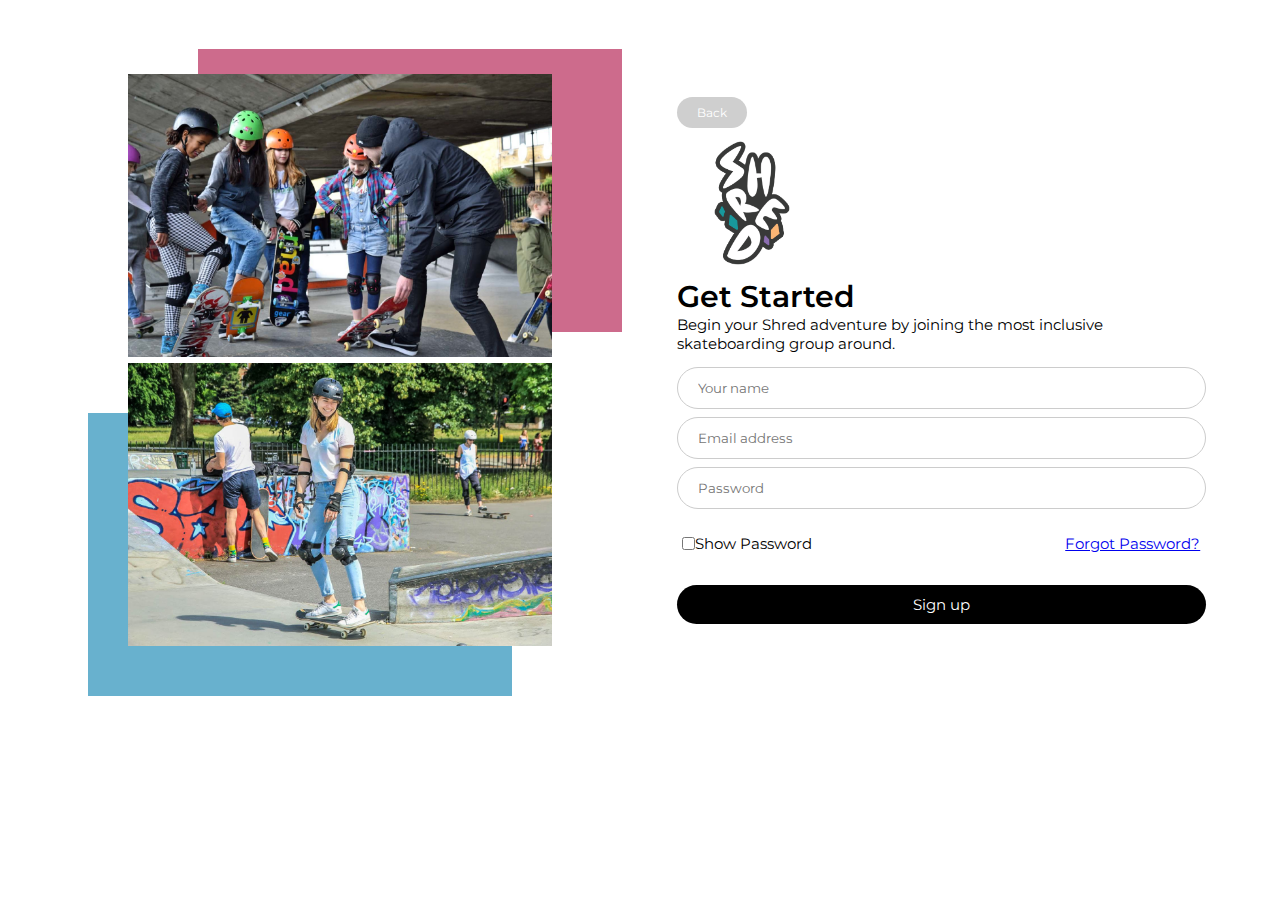
<file: signup.html>
<!DOCTYPE html>
<html lang="en">

<head>
    <meta charset="UTF-8">
    <meta name="viewport" content="width=device-width, initial-scale=1.0">
    <link rel="stylesheet" type="text/css" href="signup_style.css">
    <meta name="viewport" content="width=device-width, initial-scale=1">
    <title>Sign Up</title>
</head>

<body>

    <div class="siup_content">
        <div class="siup_imgs">
            <img class="top_img" src="assets/image 19.png" alt="">
            
            <img class="bottom_img" src="assets/image 21.png" alt="">
        </div>

        <div class="siup_container">
            <div class="siup_form">

                <div class="return_home">
                    <a href="index.html"><button type="button" class="back_but">Back</button></a>
                </div>

                <img class="form_logo" src="assets/Logo 2.png" alt="form logo">

                <div class="form_text">
                    

                    <h1>
                        Get Started

                    </h1>
                    <p>
                        Begin your Shred adventure by joining the most inclusive skateboarding group around.
                    </p>
                </div>


                <form action="">
                    <input class="name_field" type="text" placeholder="Your name"> <br>
                    <input class="email_field" type="email" placeholder="Email address"><br>
                    <input class="password_field" type="password" id="password" placeholder="Password"><br>
                    <div class="form_links">
                        <input class="showp_box" type="checkbox" onclick="showPassword()">Show Password
                        <div class="right_link">
                            <a class="fp_link" href="#">Forgot Password?</a>
                        </div>
                    </div>
                    <input class="signup_but" type="submit" value="Sign up">
                </form>
            </div>

        </div>


    </div>




























    <script>
        function showSidebar() {
            const nav_sidebar = document.querySelector('.nav_sidebar')
            nav_sidebar.style.display = 'flex'
        }

        function hideSidebar() {
            const nav_sidebar = document.querySelector('.nav_sidebar')
            nav_sidebar.style.display = 'none'
        }

        function showPassword() {
            var x = document.getElementById("password");
            if (x.type === "password") {
                x.type = "text";
            } else {
                x.type = "password";
            }
        }
    </script>




</body>

</html>
</file>
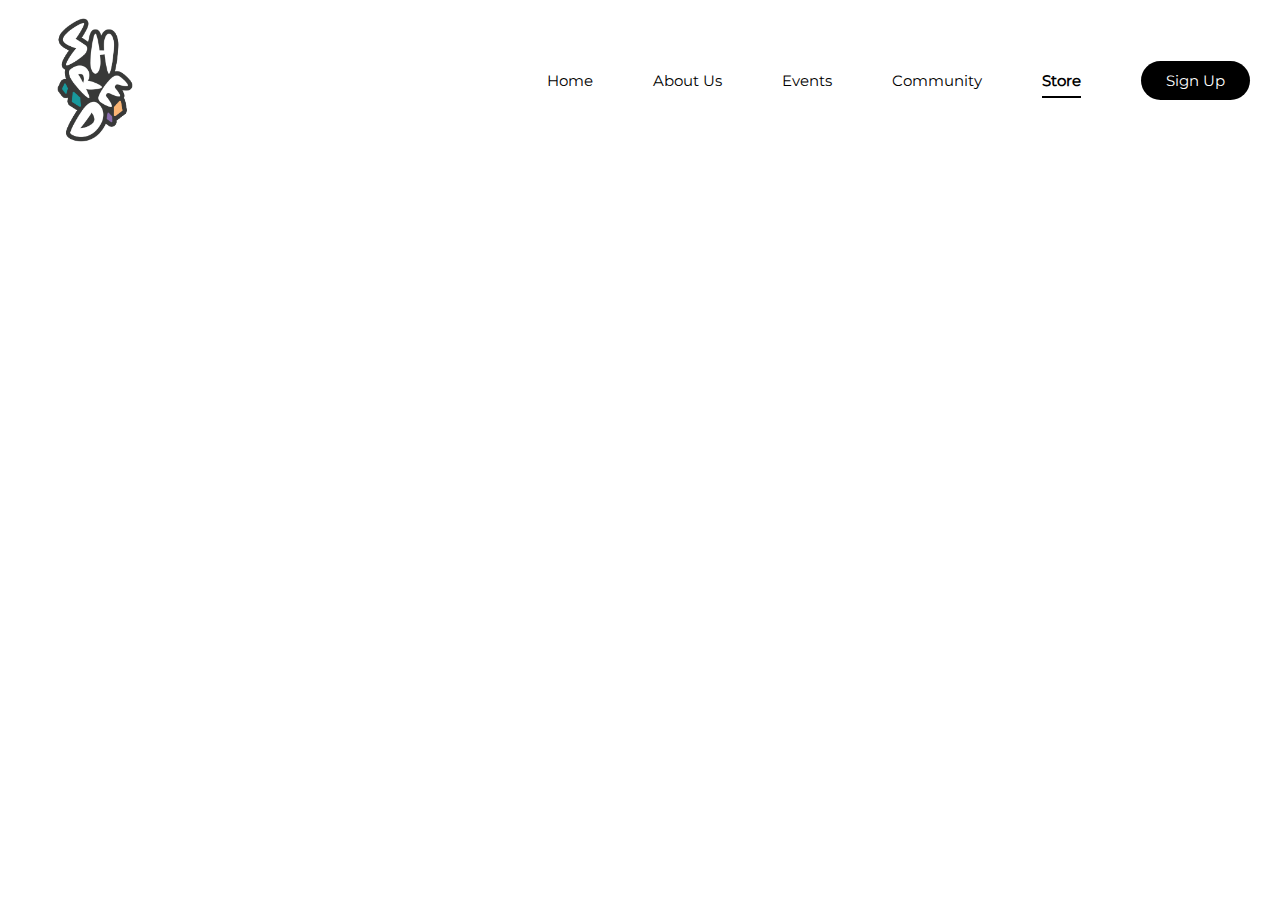
<file: store.html>
<!DOCTYPE html>
<html lang="en">
<head>
    <meta charset="UTF-8">
    <meta name="viewport" content="width=device-width, initial-scale=1.0">
    <link rel="stylesheet" type="text/css" href="store_style.css">
    <meta name="viewport" content="width=device-width, initial-scale=1">
    <title>Store</title>
</head>
<body>

    <nav>
        <ul class="nav_sidebar">
            <li onclick=hideSidebar() ><a href="#"><svg xmlns="http://www.w3.org/2000/svg" height="26" viewBox="0 -960 960 960" width="26"><path d="m256-200-56-56 224-224-224-224 56-56 224 224 224-224 56 56-224 224 224 224-56 56-224-224-224 224Z"/></svg></a></li>
            <li><a href="index.html">Home</a></li>
            <li><a href="aboutus.html">About Us</a></li>
            <li><a href="events.html">Events</a></li>
            <li><a href="community.html">Community</a></li>
            <li><a class="active" href="store.html">Store</a></li>
            <li>
                <a href="signup.html"><button type="button" class="su_button">Sign Up</button></a>
            </li>
        </ul>

        <ul>
            <li class="shred_nav_logo"><img src="assets/Logo 2.png" alt="Shred Logo"></li>
            <li class="hideOnMobile"><a href="index.html">Home</a></li>
            <li class="hideOnMobile"><a href="aboutus.html">About Us</a></li>
            <li class="hideOnMobile"><a href="events.html">Events</a></li>
            <li class="hideOnMobile"><a href="community.html">Community</a></li>
            <li class="hideOnMobile"><a class="active" href="store.html">Store</a></li>
            <li class="hideOnMobile">
                <a href="signup.html"><button type="button" class="su_button">Sign Up</button></a>
            </li>
            <li class="mobile_Menu" onclick=showSidebar()><a href="#"><svg xmlns="http://www.w3.org/2000/svg" height="26" viewBox="0 -960 960 960" width="26"><path d="M120-240v-80h720v80H120Zm0-200v-80h720v80H120Zm0-200v-80h720v80H120Z"/></svg></a></li>
            
        </ul>
    </nav>





























    
    <script>
        function showSidebar(){
            const nav_sidebar = document.querySelector('.nav_sidebar')
            nav_sidebar.style.display = 'flex'
        }

        function hideSidebar() {
            const nav_sidebar = document.querySelector('.nav_sidebar')
            nav_sidebar.style.display = 'none'
        }
    </script>
        
    

    
</body>
</html>
</file>
<file: homepage_style.css>
@font-face {
    font-family: Montserrat_Bold;
    src: url(font/Montserrat-Bold.ttf);
}

@font-face {
    font-family: Montserrat_Semi;
    src: url(font/Montserrat-SemiBold.ttf);
}

@font-face {
    font-family: Montserrat_Reg;
    src: url(font/Montserrat-Regular.ttf);
}

@font-face {
    font-family: Montserrat_Light;
    src: url(font/Montserrat-Light.ttf);
}


*{
    margin: 0;
    padding: 0;
}


body {
    min-height: 100vh;
    text-decoration: none;
    font-size: 15px;
    font-family: Montserrat_Reg;
}

nav ul{
    width: 100%;
    list-style: none;
    display: flex;
    justify-content: flex-end;
    align-items: center;
}

.shred_nav_logo {
    display: flex;
    padding-left: 20px;
    padding-top: 5px;
    padding-bottom: 5px;
    width: auto;
    height: 150px;
}

nav li{
    height: 93px;
}

nav a {
    height: 100%;
    padding: 0 30px;
    text-decoration: none;
    display: flex;
    align-items: center;
    color: black;
}

nav a:hover{
    text-underline-offset: 10px;
    text-decoration-thickness: 2px;
    font-weight: bold;
}

nav a.active{
    text-decoration: underline;
    text-underline-offset: 10px;
    text-decoration-thickness: 2px;
    font-weight: bold;
}

nav li:first-child{
    margin-right: auto;
}


.su_button, .gi_button, .seemore_but {
    border: none;
    color: white;
    background-color: black;
    cursor: pointer;
    text-align: center;

    padding-left: 25px;
    padding-right: 25px;
    padding-top: 10px;
    padding-bottom: 10px;

    font-size: 15px;
    font-family: Montserrat_Reg;
    border-radius: 36pt;
}

.su_button:hover, .gi_button:hover, .seemore_but:hover {
    background-color: #0778B8;
    color: white;
}

.nav_sidebar{
    position: fixed;
    top: 0;
    right: 0;
    height: 100vh;
    width: 250px;
    z-index: 999;
    backdrop-filter: blur(15px);
    -webkit-backdrop-filter: blur(15px) !important;
    box-shadow: 0px 0px 15px rgba(0, 0, 0, 0.1) !important;
    display: none;
    flex-direction: column;
    align-items: flex-start;
    justify-content: flex-start;
}

.mobile_Menu{
    display: none;
}

.nav_sidebar li{
    width: 100%;
}

.nav_sidebar a{
    width: 100%;
}

@media(max-width: 1008px){
    .hideOnMobile {
        display: none;
    }

    .mobile_Menu {
        display: block;
    }

    .statement_container{
        flex-direction: column !important;
    }

    .banner_container{
        flex-direction: column !important;
        /*text-align: center !important;*/
    }



}

@media (max-width: 1310px) {
    .wwd_container{
        flex-direction: column !important;
    }

    .vau_img_container{
        flex-direction: column !important;
        align-items: center;
        margin-top: -5px !important;
    }
}

@media (max-width: 465px){
    .nav_sidebar{
        width: 100%;
    }

    .statement_type > h1{
        font-size: 48px !important;
    }

    .wwd_text > h2, .vau_text > h2, .featp_text > h2{
        font-size: 36px !important;
    }

    .more_button{
        padding-top: 50px !important;
    }

    .wwd_text > p, .vau_text > p, .featp_text > p{
        font-size: 16px !important;
    }


}

@media (max-width: 374px){
    .statement_type > h1, .wwd_text > h2, .vau_text > h2{
        font-size: 35px !important;
    }
}


.statement_container{
    display: flex;
    justify-content: center;
    align-items: center;
    flex-direction: row;
}

.statement_type{
    max-width: 436px;
    margin: 30px;
    text-align: left;
}

.statement_type > h1{
    font-size: 55px;
    padding-bottom: 2%;
    padding-top: 2%;
    font-family: Montserrat_Semi;
    
}

.statement_type > p{
    font-size: 18px;
    padding-bottom: 4%;
}

.statement_img{
    padding: 2%;
    display: flex;
    min-width: 300px;
    max-height: 680px;
    margin: 10px;
    align-items: center;
    min-width: none;
}

.statement_img > img{
    max-width: 100%;
    box-shadow: 70px -20px 0px #6BCD75;
    padding-bottom: 2%;
}

.banner_container{
    display: flex;
    justify-content: center;
    align-items: center;
    flex-direction: row;
    text-align: right;
    padding-bottom: 1%;
}

.banner_left, .banner_mid, .banner_right {
    width: 94%;
    padding-top: 2%;
    padding-bottom: 2%;
    padding-left: 3%;
    padding-right: 3%;
    color: white;
    
}

.banner_left > h2, .banner_mid > h2, .banner_right >h2{
    font-size: 18px;
    font-family: Montserrat_Semi;
}

.banner_left > p, .banner_mid > p, .banner_right >p{
    font-size: 15px;
    font-family: Montserrat_Reg;
}


.banner_left{
    background-color: #858585;
}

.banner_mid{
    background-color: #676767;
}

.banner_right{
    background-color: #858585;
}

.banner_arrow1, .banner_arrow2, .banner_arrow3{
    display: flex;
    padding-top: 5%;
    height: 20px;
    float: right;
}

.wwd_container{
    display: flex;
    padding: 2%;
    flex-direction: row;
    align-items: center;
    justify-content: center;
}

.wwd_text{
    flex: 1;
    margin: 3%;
}

.wwd_text > h2{
    font-size: 55px;
    padding-bottom: 2%;
    font-family: Montserrat_Semi;
}

.wwd_text > p{
    font-size: 18px;
}

.wwd_img{
    display: flex;
    flex: 1;
    justify-content: center;
}

.wwd_img > img{
    max-width: 100%;
}

.vau_container{
    padding: 2%;
    justify-content: center;
    align-items: center;
    flex-wrap: wrap;
}


.vau_text{
    display: flex;
    flex-direction: column;
    padding: 2%;
    margin: 3%;
    margin-top: -1%;
}

.vau_text > h2{
    font-size: 55px;
    font-family: Montserrat_Semi;
}

.vau_text > p{
    font-size: 18px;
}

.vau_img_container{
    margin-top: -50px;
    display: flex;
    flex-direction: row;
    align-items: center;
    justify-content: center;
    gap: 15px;
    flex-wrap: wrap;
    margin-bottom: 55px;
}

.vau_vid{
    width: 550px;
    height: 310px;
    border: none;
}

.featp_text{
    display: flex;
    flex-direction: column;
    padding: 2%;
    margin: 3%;
    margin-top: -1%;
    margin-bottom: -2%;
}

.featp_text > h2{
    font-size: 55px;
    font-family: Montserrat_Semi;
}

.featp_text > p{
    font-size: 18px;
}

.product_card{
    display: flex;
    flex-direction: column;
    width: 300px;
    padding: 15px;
    margin: 3%;
    margin-right: 0.5%;
}

.product_img{
    width: 100%;
    height: 100%;
    display: flex;
    overflow: hidden;
}

.fp_img a, .fp_img{
    width: 100%;
    height: 100%;
    display: flex;
}

.fp_img a img{
    width: 100%;
    height: 100%;
    object-position: center;
    object-fit: contain;
    animation: fade 0.6s;
}

.fp_img_2{
    display: none;
}

.product_img:hover .fp_img_2{
    display: block;
}

.product_img:hover .fp_img_1{
    display: none;
}

@keyframes fade{
    0%{
        opacity: 0;
    }

    100%{
        opacity: 1;
    }
}

.product_text{
    margin-top: 5px;
    width: 100%;
}

.cat_text{
    display: flex;
    justify-content: flex-start;
    align-items: center;
    flex-wrap: wrap;
}

.cat_text span{
    color: #3a3a3a;
    font-size: 12px;
    margin: 5px 0px;
    font-family: Montserrat_Reg;
}

.product_header{
    color: #4d4d4d;
    font-size: 18px;
    text-decoration: none;
    font-family: Montserrat_Semi;
}

.product_header:hover{
    color: black;
    transition: all ease 0.3s;
}

.product_cost{
    display: flex;
    justify-content: space-between;
    align-items: center;
    margin-top: 8px;
}

.product_cost .product_price{
    font-size: 15px;
    color: #676767;
    font-family: Montserrat_Semi;
}

.product_cost .buy_but{
    color: #353535;
    margin: 0px 5px;
    font-family: Montserrat_Bold;
    text-decoration: none;
}

.product_cost .buy_but:hover{
    text-decoration: underline;
    text-underline-offset: 10px;
    text-decoration-thickness: 2px;
}

.more_button{
    margin-top: -20px;
    display: flex;
    align-items: center;
    justify-content: center;
}

.footer {
    left: 0;
    bottom: 0;
    background-color: #D9D9D9;
    box-shadow: 3px 3px 15px rgba(0, 0, 0, 0.1);
    color: black;
    margin-top: 8%;
    padding: 2%;
    display: flex;
    flex-direction: row;
}

.links{
    text-decoration: none;
    color: black;
    list-style-type: none;
}

.links a:hover{
    font-family: Montserrat_Semi;
}

.foot_section{
    padding-right: 3.5%;
}

.foot_section h3{
    margin-top: 0px;
    margin-bottom: 10px;
    font-family: Montserrat_Semi;
}

.social_links{
    display: flex;
    align-items: center;
} 

.social_links a{
    padding: 1%;
    margin-right: 10px;
}

.right_foot_section{
    display: flex;
    flex-direction: column;
    align-items: flex-end;
    margin-left: auto;
    justify-content: center;
    text-align: right;
}

@media (max-width: 661px) {
    .footer{
        flex-direction: column;
    }

    .foot_section h3{
        margin-top: 10px;
    }

    .right_foot_section{
        margin-top: 35px;
        margin-left: 0;
        margin-right: auto;
        align-items: flex-start;
        text-align: left;
        justify-content: flex-start;
        float: left;
    }

    .vau_vid{
        width: 367px;
        height: 207px;

    }
}

@media (max-width: 360px) {
    .vau_vid{
        width: 220px;
        height: 124px;

    }
}
</file>
<file: community_style.css>
@font-face {
    font-family: Montserrat_Bold;
    src: url(font/Montserrat-Bold.ttf);
}

@font-face {
    font-family: Montserrat_Semi;
    src: url(font/Montserrat-SemiBold.ttf);
}

@font-face {
    font-family: Montserrat_Reg;
    src: url(font/Montserrat-Regular.ttf);
}

@font-face {
    font-family: Montserrat_Light;
    src: url(font/Montserrat-Light.ttf);
}


*{
    margin: 0;
    padding: 0;
}


body {
    min-height: 100vh;
    text-decoration: none;
    font-size: 15px;
    font-family: Montserrat_Reg;
}


nav ul{
    width: 100%;
    list-style: none;
    display: flex;
    justify-content: flex-end;
    align-items: center;
}

.shred_nav_logo {
    display: flex;
    padding-left: 20px;
    padding-top: 5px;
    padding-bottom: 5px;
    width: auto;
    height: 150px;
}

nav li{
    height: 93px;
}

nav a {
    height: 100%;
    padding: 0 30px;
    text-decoration: none;
    display: flex;
    align-items: center;
    color: black;
}

nav a:hover{
    text-underline-offset: 10px;
    text-decoration-thickness: 2px;
    font-weight: bold;
}

nav a.active{
    text-decoration: underline;
    text-underline-offset: 10px;
    text-decoration-thickness: 2px;
    font-weight: bold;
}

nav li:first-child{
    margin-right: auto;
}


.su_button, .git_button  {
    border: none;
    color: white;
    background-color: black;
    cursor: pointer;
    text-align: center;

    padding-left: 25px;
    padding-right: 25px;
    padding-top: 10px;
    padding-bottom: 10px;

    font-size: 15px;
    font-family: Montserrat_Reg;
    border-radius: 36pt;
}

.su_button:hover, .git_button:hover {
    background-color: #0778B8;
    color: white;
}

.submit_news_but{
    border: none;
    color: white;
    background-color: black;
    cursor: pointer;
    text-align: center;

    padding-left: 25px;
    padding-right: 25px;
    padding-top: 10px;
    padding-bottom: 10px;

    font-size: 15px;
    font-family: Montserrat_Reg;
    border-radius: 36pt;
    margin-top: 4%;

    float: right;
}

.submit_news_but:hover{
    background-color: #0778B8;
    color: white;

}

.nav_sidebar{
    position: fixed;
    top: 0;
    right: 0;
    height: 100vh;
    width: 250px;
    z-index: 999;
    background-color: #d9d9d915;
    backdrop-filter: blur(15px);
    -webkit-backdrop-filter: blur(15px) !important;
    box-shadow: 0px 0px 15px rgba(0, 0, 0, 0.1) !important;
    display: none;
    flex-direction: column;
    align-items: flex-start;
    justify-content: flex-start;
}

.mobile_Menu{
    display: none;
}

.nav_sidebar li{
    width: 100%;
}

.nav_sidebar a{
    width: 100%;
}

@media(max-width: 1008px){
    .hideOnMobile {
        display: none;
    }

    .mobile_Menu {
        display: block;
    }

    .com1_container {
        flex-direction: column-reverse !important;
        padding-bottom: 50px;
    }

    .com2_container{
        flex-direction: column !important;
    }

    .com3_container{
        flex-direction: column !important;
    }

    .com2_img{
        margin-right: 80px !important;
    }

    

}


@media (max-width: 465px){
    .nav_sidebar{
        width: 100%;
    }

    .com1_type > h1{
        font-size: 48px !important;
    }

    .com2_type > h1, .com3_type > h1 {
        font-size: 36px !important;
    }

    .com2_type > p, .com3_type > p {
        font-size: 16px !important;
    }
    
    .com2_img{
        margin-right: 85px !important;
    }
}

@media (max-width: 374px){
    .com1_type > h1, .com1_type > h1, .com3_type > h1{
        font-size: 35px !important;
    }
}

.com1_container{
    display: flex;
    justify-content: center;
    align-items: center;
    flex-direction: row;
    margin-bottom: -50px;
}

.com1_type{
    padding-top: 3%;
    padding-left: 3%;
    padding-right: 3%;
    padding-bottom: 4%;
    max-width: 436px;
    margin: 1px;
    text-align: right;
}

.com1_type > h1{
    font-size: 55px;
    padding-bottom: 2%;
    padding-top: 2%;
    font-family: Montserrat_Semi;
    
}

.com1_type > p{
    font-size: 18px;
    padding-bottom: 4%;
}

.com1_img{
    padding: 2%;
    display: flex;
    max-width: 628px;
    margin: 10px;
    align-items: center;
    min-width: none;
}

.com1_img > img{
    max-width: 100%;
    box-shadow: -100px -25px 0px #CDBD6B;
    padding-bottom: 2%;
}

.com2_container{
    display: flex;
    justify-content: center;
    align-items: center;
    flex-direction: row;
    padding: 4%;
}

.com2_type{
    padding: 3%;
    
    max-width: 436px;
    min-width: 300px;
    margin: 1px;
    text-align: left;
    background-color: #F1F1F1;
}

.com2_type > h1{
    font-size: 55px;
    padding-bottom: 2%;
    padding-top: 2%;
    font-family: Montserrat_Semi;
    
}

.com2_type > p{
    font-size: 18px;
    padding-bottom: 4%;
}

.com2_img{
    padding: 6%;
    display: flex;
    max-width: 628px;
    min-width: 300px;
    margin: 10px;
    align-items: center;
    min-width: none;
    background-color: #6B98CD;
    margin-left: 90px;
    justify-content: center;
    flex-direction: column;
}



.com2_img > img{
    max-width: 100%;
    padding-bottom: 2%;
    align-items: center;
    justify-content: center;
}

.com3_container{
    display: flex;
    justify-content: center;
    align-items: center;
    flex-direction: row;
}

.com3_type{
    padding: 1%;
    max-width: 436px;
    margin: 1px;
    text-align: left;
}

.com3_type > h1{
    font-size: 55px;
    padding-bottom: 2%;
    padding-top: 2%;
    font-family: Montserrat_Semi;
    
}

.com3_type > p{
    font-size: 18px;
    padding-bottom: 4%;
}

.com3_img{
    padding: 2%;
    display: flex;
    max-width: 628px;
    margin: 10px;
    align-items: right;
    min-width: none;
}

.com3_img > img{
    max-width: 100%;
    box-shadow: 100px -40px 0px #B46BCD;
    padding-bottom: 2%;
}

.com3_qr{
    display: flex;
    align-items: right;
    min-width: none;
    padding-bottom: 5%;
}

.com3_qr > img{
    width: 100%;
    box-shadow: 80px 40px 0px #736BCD;
}


.disc_list{
    padding-bottom: 5%;
    padding-left: 5%;
    font-size: 16px;
}

.name_field, .email_field {
    font-family: Montserrat_Reg;
    width: 100%;
    padding: 12px 20px;
    margin: 4px 0;
    display: inline-block;
    border: 1px solid #ccc;
    border-radius: 50px;
    box-sizing: border-box;
}

.form_logo{
    display: flex;
    max-width: 150px;
}

.dn_button{
    border: none;
    color: black;
    background-color: #F1F1F1;
    cursor: pointer;
    text-align: center;
    display: flex;
    justify-content: center;
    align-items: center;

    padding-left: 25px;
    padding-right: 25px;
    padding-top: 10px;
    padding-bottom: 10px;

    font-size: 15px;
    font-family: Montserrat_Semi;
    border-radius: 36pt;

    width: 100%;
}

.dn_button:hover{
    background-color: #000000;
    color: white;
}

.dn_button > img{
    margin-right: 10px;
}

.footer {
    left: 0;
    bottom: 0;
    background-color: #D9D9D9;
    box-shadow: 3px 3px 15px rgba(0, 0, 0, 0.1);
    color: black;
    margin-top: 8%;
    padding: 2%;
    display: flex;
    flex-direction: row;
}

.links{
    text-decoration: none;
    color: black;
    list-style-type: none;
}

.links a:hover{
    font-family: Montserrat_Semi;
}

.foot_section{
    padding-right: 3.5%;
}

.foot_section h3{
    margin-top: 0px;
    margin-bottom: 10px;
    font-family: Montserrat_Semi;
}

.social_links{
    display: flex;
    align-items: center;
} 

.social_links a{
    padding: 1%;
    margin-right: 10px;
}

.right_foot_section{
    display: flex;
    flex-direction: column;
    align-items: flex-end;
    margin-left: auto;
    justify-content: center;
    text-align: right;
}

@media (max-width: 661px) {
    .footer{
        flex-direction: column;
    }

    .foot_section h3{
        margin-top: 10px;
    }

    .right_foot_section{
        margin-top: 35px;
        margin-left: 0;
        margin-right: auto;
        align-items: flex-start;
        text-align: left;
        justify-content: flex-start;
        float: left;
    }
}
</file>
<file: events_style.css>
@font-face {
    font-family: Montserrat_Bold;
    src: url(font/Montserrat-Bold.ttf);
}

@font-face {
    font-family: Montserrat_Semi;
    src: url(font/Montserrat-SemiBold.ttf);
}

@font-face {
    font-family: Montserrat_Reg;
    src: url(font/Montserrat-Regular.ttf);
}

@font-face {
    font-family: Montserrat_Light;
    src: url(font/Montserrat-Light.ttf);
}


*{
    margin: 0;
    padding: 0;
}


body {
    min-height: 100vh;
    text-decoration: none;
    font-size: 15px;
    font-family: Montserrat_Reg;
}

nav ul{
    width: 100%;
    list-style: none;
    display: flex;
    justify-content: flex-end;
    align-items: center;
}

.shred_nav_logo {
    display: flex;
    padding-left: 20px;
    padding-top: 5px;
    padding-bottom: 5px;
    width: auto;
    height: 150px;
}

nav li{
    height: 93px;
}

nav a {
    height: 100%;
    padding: 0 30px;
    text-decoration: none;
    display: flex;
    align-items: center;
    color: black;
}

nav a:hover{
    text-underline-offset: 10px;
    text-decoration-thickness: 2px;
    font-weight: bold;
}

nav a.active{
    text-decoration: underline;
    text-underline-offset: 10px;
    text-decoration-thickness: 2px;
    font-weight: bold;
}

nav li:first-child{
    margin-right: auto;
}


.su_button {
    border: none;
    color: white;
    background-color: black;
    cursor: pointer;
    text-align: center;

    padding-left: 25px;
    padding-right: 25px;
    padding-top: 10px;
    padding-bottom: 10px;

    font-size: 15px;
    font-family: Montserrat_Reg;
    border-radius: 36pt;
}

.su_button:hover {
    background-color: #0778B8;
    color: white;
}

.nav_sidebar{
    position: fixed;
    top: 0;
    right: 0;
    height: 100vh;
    width: 250px;
    z-index: 999;
    background-color: #d9d9d915;
    backdrop-filter: blur(15px);
    -webkit-backdrop-filter: blur(15px) !important;
    box-shadow: 0px 0px 15px rgba(0, 0, 0, 0.1) !important;
    display: none;
    flex-direction: column;
    align-items: flex-start;
    justify-content: flex-start;
}

.mobile_Menu{
    display: none;
}

.nav_sidebar li{
    width: 100%;
}

.nav_sidebar a{
    width: 100%;
}

@media(max-width: 1008px){
    .hideOnMobile {
        display: none;
    }

    .mobile_Menu {
        display: block;
    }

    .statement_container{
        flex-direction: column !important;
    }

    .banner_container{
        flex-direction: column !important;
        /*text-align: center !important;*/
    }



}

@media (max-width: 1015px) {
    .side-box2{
        display: none !important;
    }
}

@media (max-width: 731px) {
    .location{
        margin-left: 20px !important;
    }

    .location > p, .time > p{
        font-size: 11px !important;
    }

    .box > h1{
        font-size: 20px !important;
    }

    .side-box1, .side-box1-1{
        margin-right: 6% !important;
    }
}

@media (max-width: 465px){
    .nav_sidebar{
        width: 100%;
    }

    .statement_type > h1{
        font-size: 48px !important;
    }

    .title1 > h1, .title2 > h1{
        font-size: 36px !important;
    }

    .title1 > p, .title2 > p{
        font-size: 16px !important;
    }

}

@media (max-width: 374px){
    .statement_type > h1, .title1 > h1, .title2 > h1{
        font-size: 35px !important;
    }
}

.su_button, .gi_button, .sm_button, .sl_button {
    border: none;
    color: white;
    background-color: black;
    cursor: pointer;
    text-align: center;

    padding-left: 25px;
    padding-right: 25px;
    padding-top: 10px;
    padding-bottom: 10px;

    font-size: 15px;
    font-family: Montserrat_Reg;
    border-radius: 36pt;
}

.su_button:hover, .gi_button:hover, .sm_button:hover, .sl_button:hover {
    background-color: #0778B8;
    color: white;
}



.statement_container{
    display: flex;
    justify-content: center;
    align-items: center;
    flex-direction: row;
}

.statement_type{
    max-width: 436px;
    margin: 30px;
    text-align: left;
}

.statement_type > h1{
    font-size: 55px;
    padding-bottom: 2%;
    padding-top: 2%;
    font-family: Montserrat_Semi;
    
}

.statement_type > p{
    font-size: 18px;
    padding-bottom: 4%;
}

.statement_img{
    padding: 2%;
    display: flex;
    min-width: 300px;
    max-height: 680px;
    margin: 10px;
    align-items: center;
    min-width: none;
}

.statement_img > img{
    max-width: 100%;
    box-shadow: 70px -20px 0px #CD6B6B;
    padding-bottom: 2%;
}

.banner_container{
    display: flex;
    justify-content: center;
    align-items: center;
    flex-direction: row;
    text-align: right;
    padding-bottom: 1%;
}

.banner_left, .banner_mid, .banner_right {
    width: 94%;
    padding-top: 2%;
    padding-bottom: 2%;
    padding-left: 3%;
    padding-right: 3%;
    color: white;
    
}

.banner_left > h2, .banner_mid > h2, .banner_right >h2{
    font-size: 18px;
    font-family: Montserrat_Semi;
}

.banner_left > p, .banner_mid > p, .banner_right > p{
    font-size: 15px;
    font-family: Montserrat_Reg;
}


.banner_left{
    background-color: #858585;
}

.banner_mid{
    background-color: #676767;
}

.banner_right{
    background-color: #858585;
}

.banner_arrow1, .banner_arrow2, .banner_arrow3{
    display: flex;
    padding-top: 5%;
    height: 20px;
    float: right;
}

.title1 {
    padding-left: 3%;
    padding-top: 2%;
    padding-bottom: 5%;
    margin-left: 5%;
}

.title2 {
    padding-left: 3%;
    padding-top: 6%;
    padding-bottom: 5%;
    margin-left: 5%;
}

.title3 {
    padding-left: 3%;
    padding-top: 6%;
    padding-bottom: 3%;
    margin-left: 5%;
}

.title1 > h1, .title2 > h1, .title3 > h1{
    font-size: 45px;
    font-family: Montserrat_Semi;
}


.time_icon, .location_icon {
    max-width: 19px;
    float: left;
    display: flex;
    padding: 1%;
    padding-right: 6%;
}



.events_container {
    display: flex;
    padding-left: 8%;
    padding-right: 8%;

}

.box {
    display: flex;
    width: 100%;
}

.side-box1 {
    display: flex;
    flex-direction: column;
    max-width: 82px;
    max-height: 82px;
    min-width: 82px;
    min-height: 82px;
    background-color: #6BCD75;
    align-items: center;
    justify-content: center;
    margin-right: 2%;
    color: white;
}

.side-box1-1{
    display: flex;
    flex-direction: column;
    max-width: 82px;
    max-height: 82px;
    min-width: 82px;
    min-height: 82px;
    background-color: #6B98CD;
    align-items: center;
    justify-content: center;
    margin-right: 2%;
    color: white;
    
}


.side-box2 {
    display: flex;
    flex-direction: row;
    margin-left: auto;
    justify-content: center;
    align-items: center;
    padding: 1%;
}

.row {
    display: flex;
    flex-direction: column;
    text-align: left;
    justify-content: center;
    margin-right: 2%;
}

.time > p{
    font-size: 15px;
    font-family: Montserrat_Reg;
}

.location > p{
    font-size: 15px;
    font-family: Montserrat_Reg;
}

.box > h1{
    font-size: 29px;
    font-family: Montserrat_Semi;
}

.location{
    padding-bottom: 1%;
    margin-left: 109px;
}

.time{
    padding-bottom: 1%;
}

.event_arrow1{
    display: flex;
    height: 20px;
    padding-left: 10px;
}

.divider{
    display: flex;
    flex-direction: row;
    max-width: 100%;
    background-color: #dedede80;
    max-height: 1px;
    margin-top: 2%;
    margin-bottom: 2%;
}

.footer {
    left: 0;
    bottom: 0;
    background-color: #D9D9D9;
    box-shadow: 3px 3px 15px rgba(0, 0, 0, 0.1);
    color: black;
    margin-top: 8%;
    padding: 2%;
    display: flex;
    flex-direction: row;
}

.links{
    text-decoration: none;
    color: black;
    list-style-type: none;
}

.links a:hover{
    font-family: Montserrat_Semi;
}

.foot_section{
    padding-right: 3.5%;
}

.foot_section h3{
    margin-top: 0px;
    margin-bottom: 10px;
    font-family: Montserrat_Semi;
}

.social_links{
    display: flex;
    align-items: center;
} 

.social_links a{
    padding: 1%;
    margin-right: 10px;
}

.right_foot_section{
    display: flex;
    flex-direction: column;
    align-items: flex-end;
    margin-left: auto;
    justify-content: center;
    text-align: right;
}

@media (max-width: 661px) {
    .footer{
        flex-direction: column;
    }

    .foot_section h3{
        margin-top: 10px;
    }

    .right_foot_section{
        margin-top: 35px;
        margin-left: 0;
        margin-right: auto;
        align-items: flex-start;
        text-align: left;
        justify-content: flex-start;
        float: left;
    }
}

.eve_gal{
    display: flex;
    flex-direction: column;
    justify-content: center;
    align-items: center;
    flex-wrap: nowrap;
}

.img_row{
    display: flex;
    flex-direction: row;
    justify-content: center;
    align-items: center;
    max-width: 100%; 
}

.img_row > img{
    padding: 1%;
    width: 100%; 
    height: auto; 
}

.img_row_hidden{
    display: none;
    flex-direction: row;
    justify-content: center;
    align-items: center;
    max-width: 100%; 
}

.img_row_hidden > img{
    padding: 1%;
    width: 100%; 
    height: auto; 
}

@media (max-width: 1227px) {
    .img_row > img {
        max-width: 50%;
        height: 50%;
    }

    .img_row_hidden > img {
        max-width: 50%;
        height: 50%;
    }
    
}

@media (max-width: 1147px) {
    .img_row > img {
        max-width: 40%;
        height: 40%;
    }

    .img_row_hidden > img {
        max-width: 40%;
        height: 40%;
    }
    
}


@media (max-width: 1024px) {
    .img_row > img {
        max-width: 40%;
        height: 40%;
    }

    .img_row_hidden > img {
        max-width: 40%;
        height: 40%;
    }
    
}

@media (max-width: 425px) {
    .img_row {
        flex-direction: column;
    }

    .img_row_hidden {
        flex-direction: column;
    }

    .img_row > img {
        max-width: 80%;
        height: 80%;
    }

    .img_row_hidden > img {
        max-width: 80%;
        height: 80%;
    }
    
}
</file>
<file: signup_style.css>
@font-face {
    font-family: Montserrat_Bold;
    src: url(font/Montserrat-Bold.ttf);
}

@font-face {
    font-family: Montserrat_Semi;
    src: url(font/Montserrat-SemiBold.ttf);
}

@font-face {
    font-family: Montserrat_Reg;
    src: url(font/Montserrat-Regular.ttf);
}

@font-face {
    font-family: Montserrat_Light;
    src: url(font/Montserrat-Light.ttf);
}


*{
    margin: 0;
    padding: 0;
}


body {
    min-height: 100vh;
    text-decoration: none;
    font-size: 15px;
    font-family: Montserrat_Reg;
}


.su_button {
    border: none;
    color: white;
    background-color: black;
    cursor: pointer;
    text-align: center;

    padding-left: 25px;
    padding-right: 25px;
    padding-top: 10px;
    padding-bottom: 10px;

    font-size: 15px;
    font-family: Montserrat_Reg;
    border-radius: 36pt;
}

.su_button:hover {
    background-color: #0778B8;
    color: white;
}

.name_field, .email_field, .password_field {
    font-family: Montserrat_Reg;
    width: 100%;
    padding: 12px 20px;
    margin: 4px 0;
    display: inline-block;
    border: 1px solid #ccc;
    border-radius: 50px;
    box-sizing: border-box;
}

.signup_but{
    border: none;
    color: white;
    background-color: black;
    cursor: pointer;
    text-align: center;
    padding-left: 25px;
    padding-right: 25px;
    padding-top: 10px;
    padding-bottom: 10px;
    font-size: 15px;
    font-family: Montserrat_Reg;
    border-radius: 36pt;
    width: 100%;
}

.signup_but:hover{
    background-color: #0778B8;
    color: white;
}

.back_but{
    border: none;
    color: white;
    background-color: rgb(207, 207, 207);
    cursor: pointer;
    text-align: center;
    padding-left: 20px;
    padding-right: 20px;
    padding-top: 8px;
    padding-bottom: 8px;
    font-size: 12px;
    font-family: Montserrat_Reg;
    border-radius: 36pt;
}

.back_but:hover{
    background-color: #000000;
    color: white;
}

.siup_container {
    padding: 3%;
    display: flex;
    flex-direction: column;
    justify-content: center;
    align-items: center;
}

.siup_form {
    width: 100%;
    display: flex;
    flex-direction: column;
}



.form_logo{
    display: flex;
    max-width: 150px;
}

.form_text{
    padding-bottom: 2%;
}

.form_text > h1{
    font-family: Montserrat_Semi;
}

.siup_content {
    display: flex;
    flex-direction: row;
    padding: 3%;
    align-items: center;
    justify-content: center;
}

.form_links{
    display: flex;
    flex-direction: row;
    padding-top: 4%;
    padding-left: 1%;
    padding-right: 1%;
    padding-bottom: 6%;
}

.right_link {
    margin-left: auto;
}

.siup_imgs{
    display: flex;
    flex-direction: column;
    padding: 3%;
    align-items: center;
}

.top_img{
    display: flex;
    width: 80%;
    height: auto;
    box-shadow: 70px -25px 0px #cd6b8c;
    margin-bottom: 3px;
}

.bottom_img{
    display: flex;
    width: 80%;
    height: auto;
    box-shadow: -40px 50px 0px rgb(104, 177, 206);
    margin-top: 3px;
}




@media (max-width: 768px) {
    .siup_imgs{
        flex-direction: row-reverse;
        justify-content: center;
        align-items: center;
    }

    .siup_content{
        flex-direction: column-reverse;
    }

    .bottom_img, .top_img{
        width: 40%;
        margin-right: 10px;
    }

    .bottom_img {
        box-shadow: -40px 20px 0px rgb(104, 177, 206);
    }

    .top_img {
        box-shadow: 70px -20px 0px #cd6b8c;
    }
}

@media (max-width: 539px) {
    .siup_imgs {
        flex-direction: column
    }

    .bottom_img, .top_img{
        width: 70%;
        margin-top: 20px;
    }

    .bottom_img {
        box-shadow: -40px 20px 0px rgb(104, 177, 206);
    }

    .top_img {
        box-shadow: 50px -20px 0px #cd6b8c;
    }
}

@media (max-width: 375px) {
    .bottom_img {
        box-shadow: -30px 20px 0px rgb(104, 177, 206);
    }

    .top_img {
        box-shadow: 30px -20px 0px #cd6b8c;
    }
}

@media (max-width: 450px){

    .top_img, .bottom_img{
        display: none !important;
    }
}
</file>
<file: store_style.css>
@font-face {
    font-family: Montserrat_Bold;
    src: url(font/Montserrat-Bold.ttf);
}

@font-face {
    font-family: Montserrat_Semi;
    src: url(font/Montserrat-SemiBold.ttf);
}

@font-face {
    font-family: Montserrat_Reg;
    src: url(font/Montserrat-Regular.ttf);
}

@font-face {
    font-family: Montserrat_Light;
    src: url(font/Montserrat-Light.ttf);
}


*{
    margin: 0;
    padding: 0;
}


body {
    min-height: 100vh;
    text-decoration: none;
    font-size: 15px;
    font-family: Montserrat_Reg;
}


nav ul{
    width: 100%;
    list-style: none;
    display: flex;
    justify-content: flex-end;
    align-items: center;
}

.shred_nav_logo {
    display: flex;
    padding-left: 20px;
    padding-top: 5px;
    padding-bottom: 5px;
    width: auto;
    height: 150px;
}

nav li{
    height: 93px;
}

nav a {
    height: 100%;
    padding: 0 30px;
    text-decoration: none;
    display: flex;
    align-items: center;
    color: black;
}

nav a:hover{
    text-underline-offset: 10px;
    text-decoration-thickness: 2px;
    font-weight: bold;
}

nav a.active{
    text-decoration: underline;
    text-underline-offset: 10px;
    text-decoration-thickness: 2px;
    font-weight: bold;
}

nav li:first-child{
    margin-right: auto;
}


.su_button {
    border: none;
    color: white;
    background-color: black;
    cursor: pointer;
    text-align: center;

    padding-left: 25px;
    padding-right: 25px;
    padding-top: 10px;
    padding-bottom: 10px;

    font-size: 15px;
    font-family: Montserrat_Reg;
    border-radius: 36pt;
}

.su_button:hover {
    background-color: #0778B8;
    color: white;
}

.nav_sidebar{
    position: fixed;
    top: 0;
    right: 0;
    height: 100vh;
    width: 250px;
    z-index: 999;
    background-color: #d9d9d915;
    backdrop-filter: blur(15px);
    -webkit-backdrop-filter: blur(15px) !important;
    box-shadow: 0px 0px 15px rgba(0, 0, 0, 0.1) !important;
    display: none;
    flex-direction: column;
    align-items: flex-start;
    justify-content: flex-start;
}

.mobile_Menu{
    display: none;
}

.nav_sidebar li{
    width: 100%;
}

.nav_sidebar a{
    width: 100%;
}

@media(max-width: 1008px){
    .hideOnMobile {
        display: none;
    }

    .mobile_Menu {
        display: block;
    }
}

@media (max-width: 450px){
    .nav_sidebar{
        width: 100%;
    }
}
</file>
<file: glider.css>
.glider-contain {
  width: 100%;
  margin: 0 auto;
  position: relative;
}
.glider {
  margin: 0 auto;
  position: relative;
  overflow-y: hidden;
  -webkit-overflow-scrolling: touch;
  -ms-overflow-style: none;
  transform: translateZ(0);
}
.glider-track {
  transform: translateZ(0);
  width: 100%;
  margin: 0;
  padding: 0;
  display: flex;
  z-index: 1;
}
.glider.draggable {
  user-select: none;
  cursor: -webkit-grab;
  cursor: grab;
}
.glider.draggable .glider-slide img {
  user-select: none;
  pointer-events: none;
}
.glider.drag {
  cursor: -webkit-grabbing;
  cursor: grabbing;
}
.glider-slide {
  user-select: none;
  justify-content: center;
  align-content: center;
  width: 100%;
}
.glider-slide img {
  max-width: 100%;
}
.glider::-webkit-scrollbar {
  opacity: 0;
  height: 0;
}
.glider-prev,.glider-next {
  user-select: none;
  position: absolute;
  outline: none;
  background: none;
  padding: 0;
  z-index: 2;
  font-size: 40px;
  text-decoration: none;
  left: -23px;
  border: 0;
  top: 30%;
  cursor: pointer;
  color: #666;
  opacity: 1;
  line-height: 1;
  transition: opacity .5s cubic-bezier(.17,.67,.83,.67),
              color .5s cubic-bezier(.17,.67,.83,.67);
}
.glider-prev:hover,
.glider-next:hover,
.glider-prev:focus,
.glider-next:focus {
  color: #a89cc8;
}
.glider-next {
  right: -23px;
  left: auto;
}
.glider-next.disabled,
.glider-prev.disabled {
  opacity: .25;
  color: #666;
  cursor: default;
}
.glider-slide {
  min-width: 150px;
}
.glider-hide {
  opacity: 0;
}
.glider-dots {
  user-select: none;
  display: flex;
  flex-wrap: wrap;
  justify-content: center;
  margin: 0 auto;
  padding: 0;
}
.glider-dot {
  border: 0;
  padding: 0;
  user-select: none;
  outline: none;
  display: block;
  cursor: pointer;
  color: #ccc;
  border-radius: 999px;
  background: #ccc;
  width: 12px;
  height: 12px;
  margin: 7px;
}
.glider-dot:hover,
.glider-dot:focus,
.glider-dot.active {
  background: #a89cc8;
}
@media(max-width: 36em){
  .glider::-webkit-scrollbar {
    opacity: 1;
    -webkit-appearance: none;
    width: 7px;
    height: 3px;
  }
  .glider::-webkit-scrollbar-thumb {
    opacity: 1;
    border-radius: 99px;
    background-color: rgba(156, 156, 156, 0.25);
    box-shadow: 0 0 1px rgba(255,255,255,.25);
  }
}
</file>
